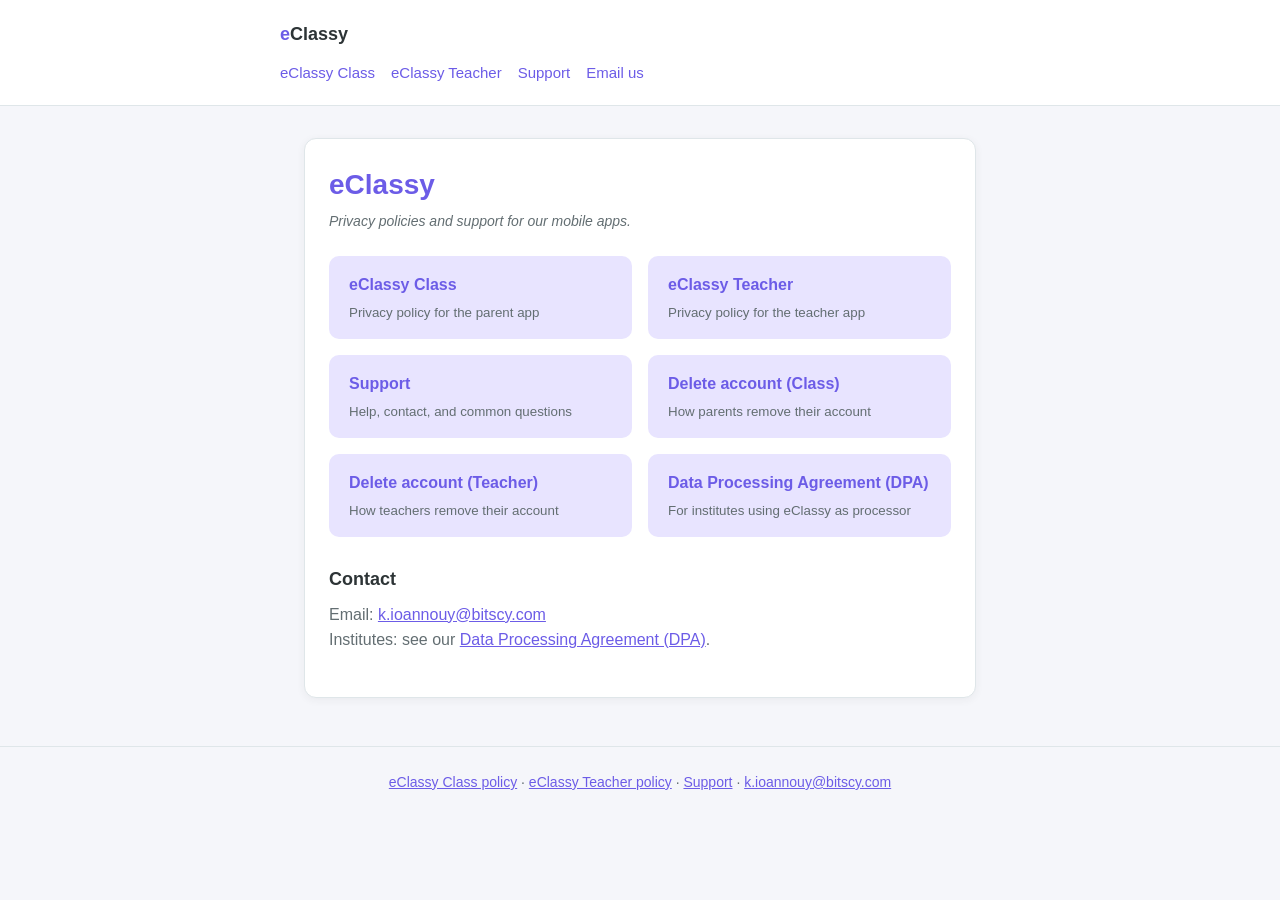
<file: index.html>
<!DOCTYPE html>
<html lang="en">
<head>
  <meta charset="utf-8">
  <meta name="viewport" content="width=device-width, initial-scale=1">
  <title>eClassy – Privacy &amp; Support</title>
  <meta name="description" content="Privacy policies and support for eClassy Class and eClassy Teacher mobile apps.">
  <link rel="stylesheet" href="styles.css">
</head>
<body>
  <header>
    <div class="wrap">
      <a class="brand" href="index.html">e<span>Classy</span></a>
      <nav>
        <a href="class.html">eClassy Class</a>
        <a href="teacher.html">eClassy Teacher</a>
        <a href="support.html">Support</a>
        <a href="mailto:k.ioannouy@bitscy.com?subject=eClassy%20%E2%80%93%20Support">Email us</a>
      </nav>
    </div>
  </header>

  <main class="wrap">
    <article class="card">
      <h1>eClassy</h1>
      <p class="updated">Privacy policies and support for our mobile apps.</p>

      <div class="hero-links">
        <a href="class.html">
          eClassy Class
          <small>Privacy policy for the parent app</small>
        </a>
        <a href="teacher.html">
          eClassy Teacher
          <small>Privacy policy for the teacher app</small>
        </a>
        <a href="support.html">
          Support
          <small>Help, contact, and common questions</small>
        </a>
        <a href="class-delete.html">
          Delete account (Class)
          <small>How parents remove their account</small>
        </a>
        <a href="teacher-delete.html">
          Delete account (Teacher)
          <small>How teachers remove their account</small>
        </a>
        <a href="dpa.html">
          Data Processing Agreement (DPA)
          <small>For institutes using eClassy as processor</small>
        </a>
      </div>

      <h2>Contact</h2>
      <p>
        Email: <a href="mailto:k.ioannouy@bitscy.com">k.ioannouy@bitscy.com</a><br>
        Institutes: see our <a href="dpa.html">Data Processing Agreement (DPA)</a>.
      </p>
    </article>
  </main>

  <footer>
    <div class="wrap">
      <a href="class.html">eClassy Class policy</a> ·
      <a href="teacher.html">eClassy Teacher policy</a> ·
      <a href="support.html">Support</a> ·
      <a href="mailto:k.ioannouy@bitscy.com">k.ioannouy@bitscy.com</a>
    </div>
  </footer>
</body>
</html>
</file>
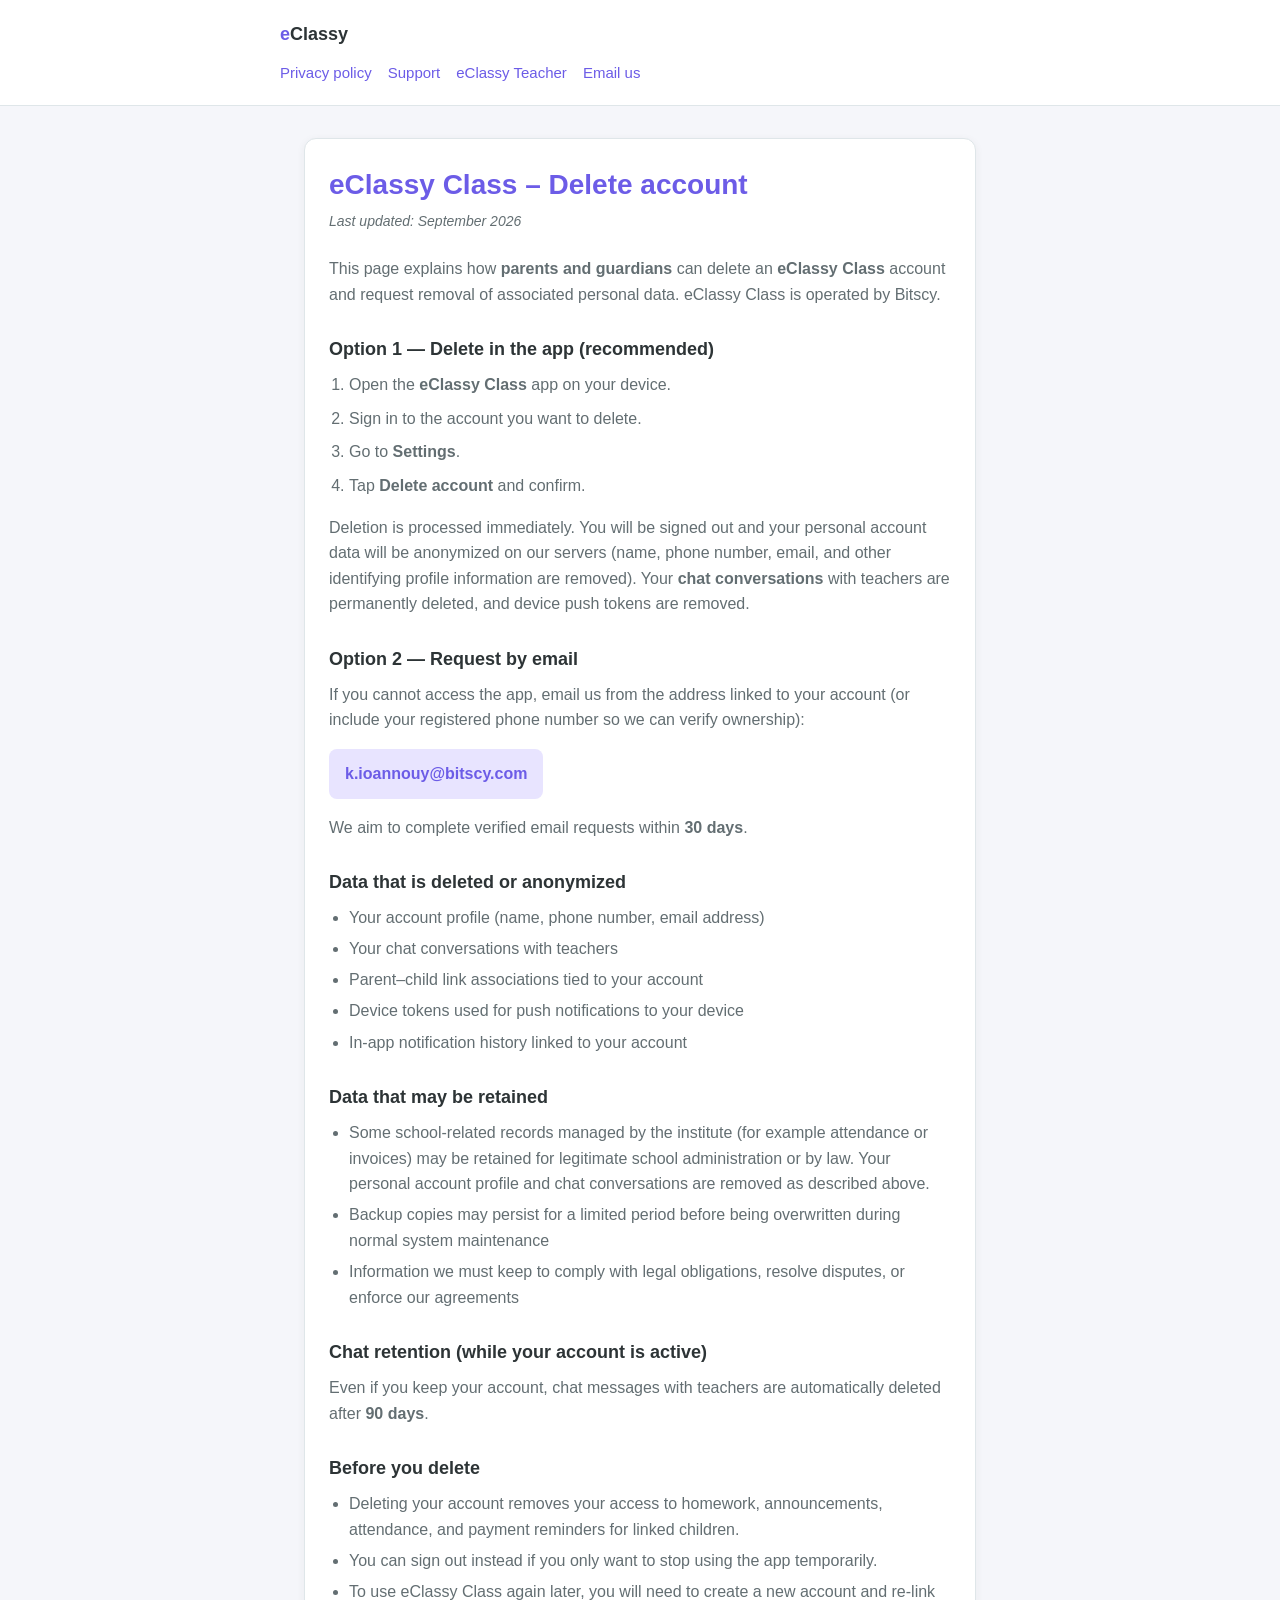
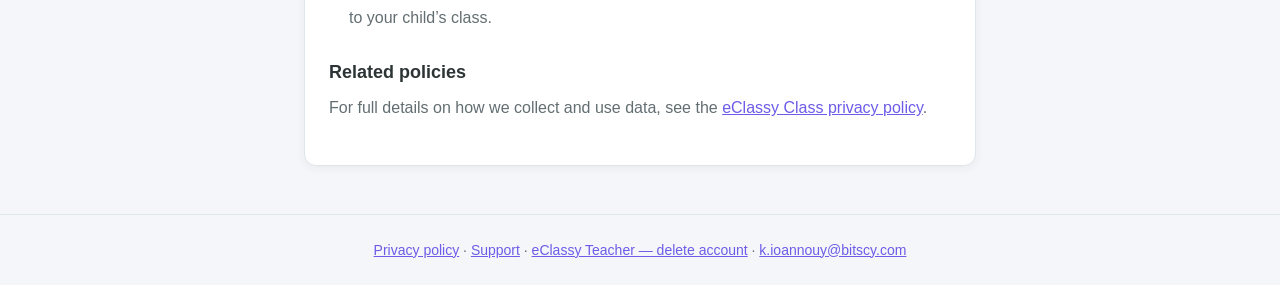
<file: class-delete.html>
<!DOCTYPE html>
<html lang="en">
<head>
  <meta charset="utf-8">
  <meta name="viewport" content="width=device-width, initial-scale=1">
  <title>eClassy Class – Delete account</title>
  <meta name="description" content="How to delete your eClassy Class account and associated personal data.">
  <link rel="stylesheet" href="styles.css">
</head>
<body>
  <header>
    <div class="wrap">
      <a class="brand" href="index.html">e<span>Classy</span></a>
      <nav>
        <a href="class.html">Privacy policy</a>
        <a href="support.html">Support</a>
        <a href="teacher-delete.html">eClassy Teacher</a>
        <a href="mailto:k.ioannouy@bitscy.com?subject=eClassy%20Class%20%E2%80%93%20Delete%20account">Email us</a>
      </nav>
    </div>
  </header>

  <main class="wrap">
    <article class="card">
      <h1>eClassy Class – Delete account</h1>
      <p class="updated">Last updated: September 2026</p>
      <p>
        This page explains how <strong>parents and guardians</strong> can delete an
        <strong>eClassy Class</strong> account and request removal of associated personal data.
        eClassy Class is operated by Bitscy.
      </p>

      <h2>Option 1 — Delete in the app (recommended)</h2>
      <ol>
        <li>Open the <strong>eClassy Class</strong> app on your device.</li>
        <li>Sign in to the account you want to delete.</li>
        <li>Go to <strong>Settings</strong>.</li>
        <li>Tap <strong>Delete account</strong> and confirm.</li>
      </ol>
      <p>
        Deletion is processed immediately. You will be signed out and your personal account
        data will be anonymized on our servers (name, phone number, email, and other
        identifying profile information are removed). Your <strong>chat conversations</strong>
        with teachers are permanently deleted, and device push tokens are removed.
      </p>

      <h2>Option 2 — Request by email</h2>
      <p>
        If you cannot access the app, email us from the address linked to your account
        (or include your registered phone number so we can verify ownership):
      </p>
      <p>
        <a class="cta-link" href="mailto:k.ioannouy@bitscy.com?subject=eClassy%20Class%20%E2%80%93%20Delete%20account&amp;body=Please%20delete%20my%20eClassy%20Class%20account.%0A%0ARegistered%20phone%20number%3A%20%0A%0AReason%20(optional)%3A%20">
          k.ioannouy@bitscy.com
        </a>
      </p>
      <p>
        We aim to complete verified email requests within <strong>30 days</strong>.
      </p>

      <h2>Data that is deleted or anonymized</h2>
      <ul>
        <li>Your account profile (name, phone number, email address)</li>
        <li>Your chat conversations with teachers</li>
        <li>Parent–child link associations tied to your account</li>
        <li>Device tokens used for push notifications to your device</li>
        <li>In-app notification history linked to your account</li>
      </ul>

      <h2>Data that may be retained</h2>
      <ul>
        <li>
          Some school-related records managed by the institute (for example attendance or
          invoices) may be retained for legitimate school administration or by law. Your
          personal account profile and chat conversations are removed as described above.
        </li>
        <li>
          Backup copies may persist for a limited period before being overwritten during
          normal system maintenance
        </li>
        <li>
          Information we must keep to comply with legal obligations, resolve disputes, or
          enforce our agreements
        </li>
      </ul>

      <h2>Chat retention (while your account is active)</h2>
      <p>
        Even if you keep your account, chat messages with teachers are automatically deleted
        after <strong>90 days</strong>.
      </p>

      <h2>Before you delete</h2>
      <ul>
        <li>Deleting your account removes your access to homework, announcements, attendance, and payment reminders for linked children.</li>
        <li>You can sign out instead if you only want to stop using the app temporarily.</li>
        <li>To use eClassy Class again later, you will need to create a new account and re-link to your child’s class.</li>
      </ul>

      <h2>Related policies</h2>
      <p>
        For full details on how we collect and use data, see the
        <a href="class.html">eClassy Class privacy policy</a>.
      </p>
    </article>
  </main>

  <footer>
    <div class="wrap">
      <a href="class.html">Privacy policy</a> ·
      <a href="support.html">Support</a> ·
      <a href="teacher-delete.html">eClassy Teacher — delete account</a> ·
      <a href="mailto:k.ioannouy@bitscy.com">k.ioannouy@bitscy.com</a>
    </div>
  </footer>
</body>
</html>
</file>
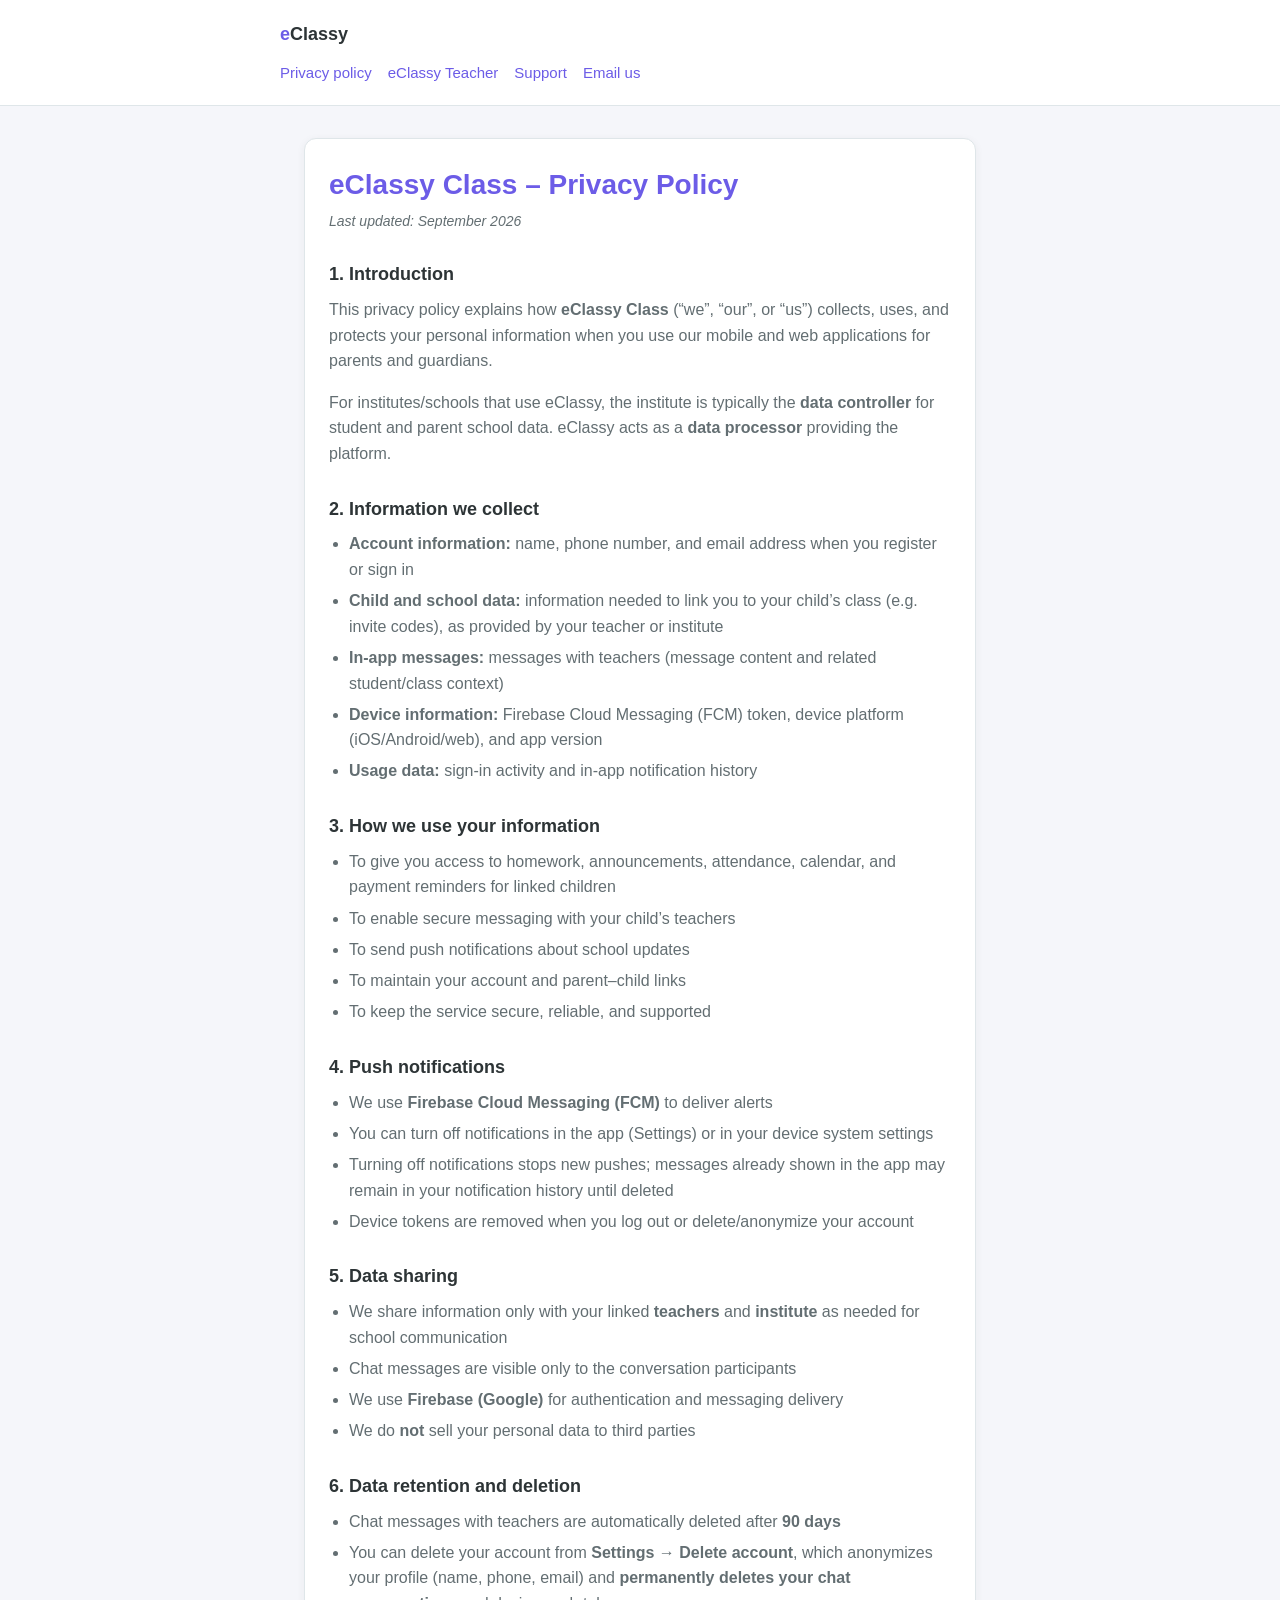
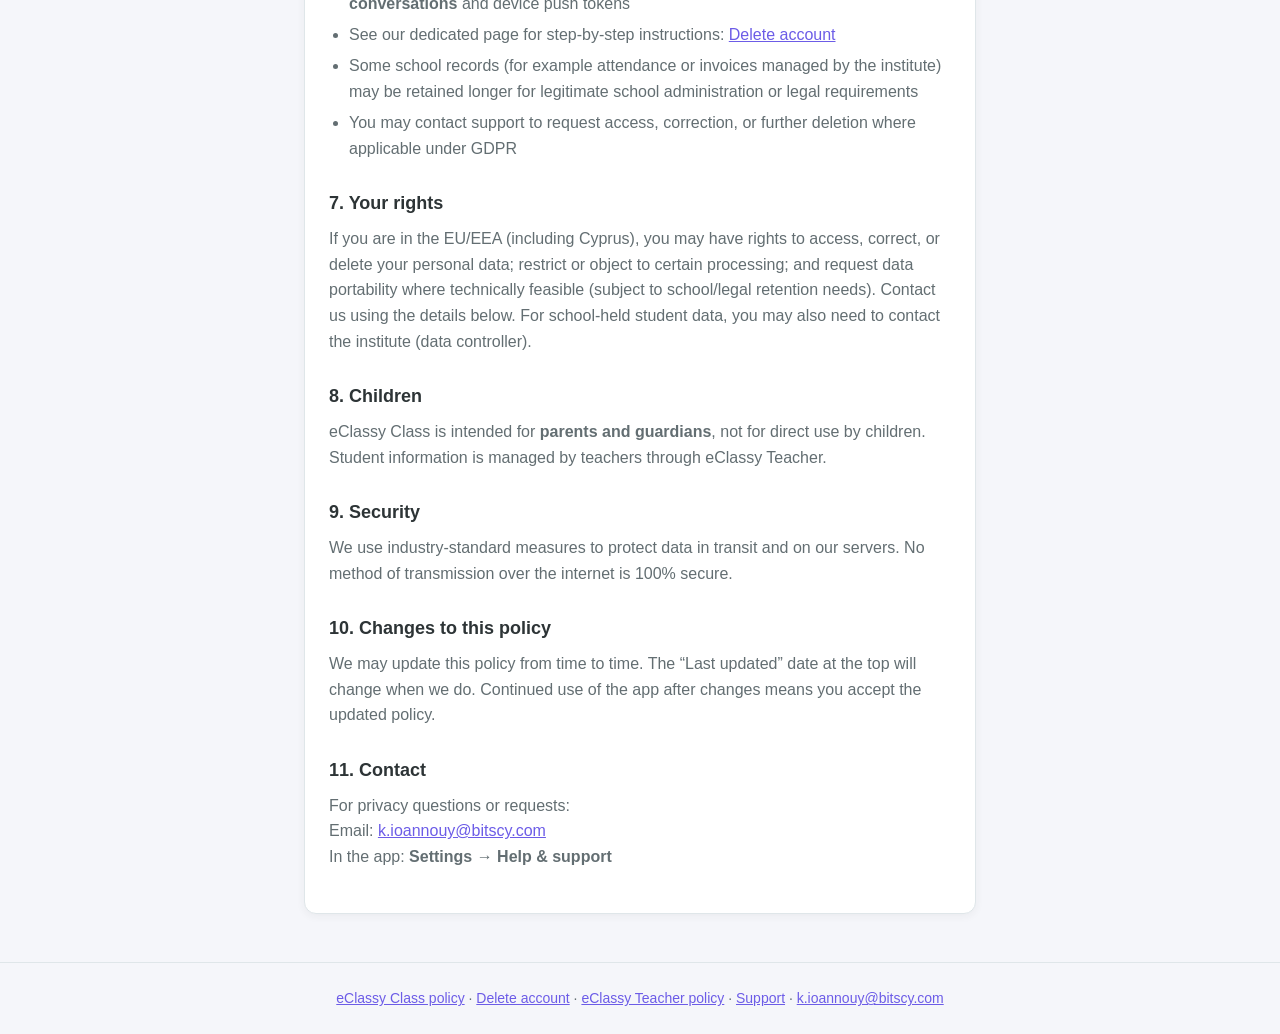
<file: class.html>
<!DOCTYPE html>
<html lang="en">
<head>
  <meta charset="utf-8">
  <meta name="viewport" content="width=device-width, initial-scale=1">
  <title>eClassy Class – Privacy Policy</title>
  <meta name="description" content="Privacy policy for the eClassy Class parent mobile application.">
  <link rel="stylesheet" href="styles.css">
</head>
<body>
  <header>
    <div class="wrap">
      <a class="brand" href="index.html">e<span>Classy</span></a>
      <nav>
        <a href="class.html">Privacy policy</a>
        <a href="teacher.html">eClassy Teacher</a>
        <a href="support.html">Support</a>
        <a href="mailto:k.ioannouy@bitscy.com?subject=eClassy%20Class%20%E2%80%93%20Privacy">Email us</a>
      </nav>
    </div>
  </header>

  <main class="wrap">
    <article class="card">
      <h1>eClassy Class – Privacy Policy</h1>
      <p class="updated">Last updated: September 2026</p>

      <h2>1. Introduction</h2>
      <p>
        This privacy policy explains how <strong>eClassy Class</strong> (“we”, “our”, or “us”)
        collects, uses, and protects your personal information when you use our mobile and web
        applications for parents and guardians.
      </p>
      <p>
        For institutes/schools that use eClassy, the institute is typically the
        <strong>data controller</strong> for student and parent school data. eClassy acts as a
        <strong>data processor</strong> providing the platform.
      </p>

      <h2>2. Information we collect</h2>
      <ul>
        <li><strong>Account information:</strong> name, phone number, and email address when you register or sign in</li>
        <li><strong>Child and school data:</strong> information needed to link you to your child’s class (e.g. invite codes), as provided by your teacher or institute</li>
        <li><strong>In-app messages:</strong> messages with teachers (message content and related student/class context)</li>
        <li><strong>Device information:</strong> Firebase Cloud Messaging (FCM) token, device platform (iOS/Android/web), and app version</li>
        <li><strong>Usage data:</strong> sign-in activity and in-app notification history</li>
      </ul>

      <h2>3. How we use your information</h2>
      <ul>
        <li>To give you access to homework, announcements, attendance, calendar, and payment reminders for linked children</li>
        <li>To enable secure messaging with your child’s teachers</li>
        <li>To send push notifications about school updates</li>
        <li>To maintain your account and parent–child links</li>
        <li>To keep the service secure, reliable, and supported</li>
      </ul>

      <h2>4. Push notifications</h2>
      <ul>
        <li>We use <strong>Firebase Cloud Messaging (FCM)</strong> to deliver alerts</li>
        <li>You can turn off notifications in the app (Settings) or in your device system settings</li>
        <li>Turning off notifications stops new pushes; messages already shown in the app may remain in your notification history until deleted</li>
        <li>Device tokens are removed when you log out or delete/anonymize your account</li>
      </ul>

      <h2>5. Data sharing</h2>
      <ul>
        <li>We share information only with your linked <strong>teachers</strong> and <strong>institute</strong> as needed for school communication</li>
        <li>Chat messages are visible only to the conversation participants</li>
        <li>We use <strong>Firebase (Google)</strong> for authentication and messaging delivery</li>
        <li>We do <strong>not</strong> sell your personal data to third parties</li>
      </ul>

      <h2>6. Data retention and deletion</h2>
      <ul>
        <li>Chat messages with teachers are automatically deleted after <strong>90 days</strong></li>
        <li>You can delete your account from <strong>Settings → Delete account</strong>, which anonymizes your profile (name, phone, email) and <strong>permanently deletes your chat conversations</strong> and device push tokens</li>
        <li>See our dedicated page for step-by-step instructions: <a href="class-delete.html">Delete account</a></li>
        <li>Some school records (for example attendance or invoices managed by the institute) may be retained longer for legitimate school administration or legal requirements</li>
        <li>You may contact support to request access, correction, or further deletion where applicable under GDPR</li>
      </ul>

      <h2>7. Your rights</h2>
      <p>
        If you are in the EU/EEA (including Cyprus), you may have rights to access, correct, or
        delete your personal data; restrict or object to certain processing; and request data
        portability where technically feasible (subject to school/legal retention needs).
        Contact us using the details below. For school-held student data, you may also need to
        contact the institute (data controller).
      </p>

      <h2>8. Children</h2>
      <p>
        eClassy Class is intended for <strong>parents and guardians</strong>, not for direct use
        by children. Student information is managed by teachers through eClassy Teacher.
      </p>

      <h2>9. Security</h2>
      <p>
        We use industry-standard measures to protect data in transit and on our servers.
        No method of transmission over the internet is 100% secure.
      </p>

      <h2>10. Changes to this policy</h2>
      <p>
        We may update this policy from time to time. The “Last updated” date at the top
        will change when we do. Continued use of the app after changes means you accept
        the updated policy.
      </p>

      <h2>11. Contact</h2>
      <p>
        For privacy questions or requests:<br>
        Email: <a href="mailto:k.ioannouy@bitscy.com?subject=eClassy%20Class%20%E2%80%93%20Privacy">k.ioannouy@bitscy.com</a><br>
        In the app: <strong>Settings → Help &amp; support</strong>
      </p>
    </article>
  </main>

  <footer>
    <div class="wrap">
      <a href="class.html">eClassy Class policy</a> ·
      <a href="class-delete.html">Delete account</a> ·
      <a href="teacher.html">eClassy Teacher policy</a> ·
      <a href="support.html">Support</a> ·
      <a href="mailto:k.ioannouy@bitscy.com">k.ioannouy@bitscy.com</a>
    </div>
  </footer>
</body>
</html>
</file>
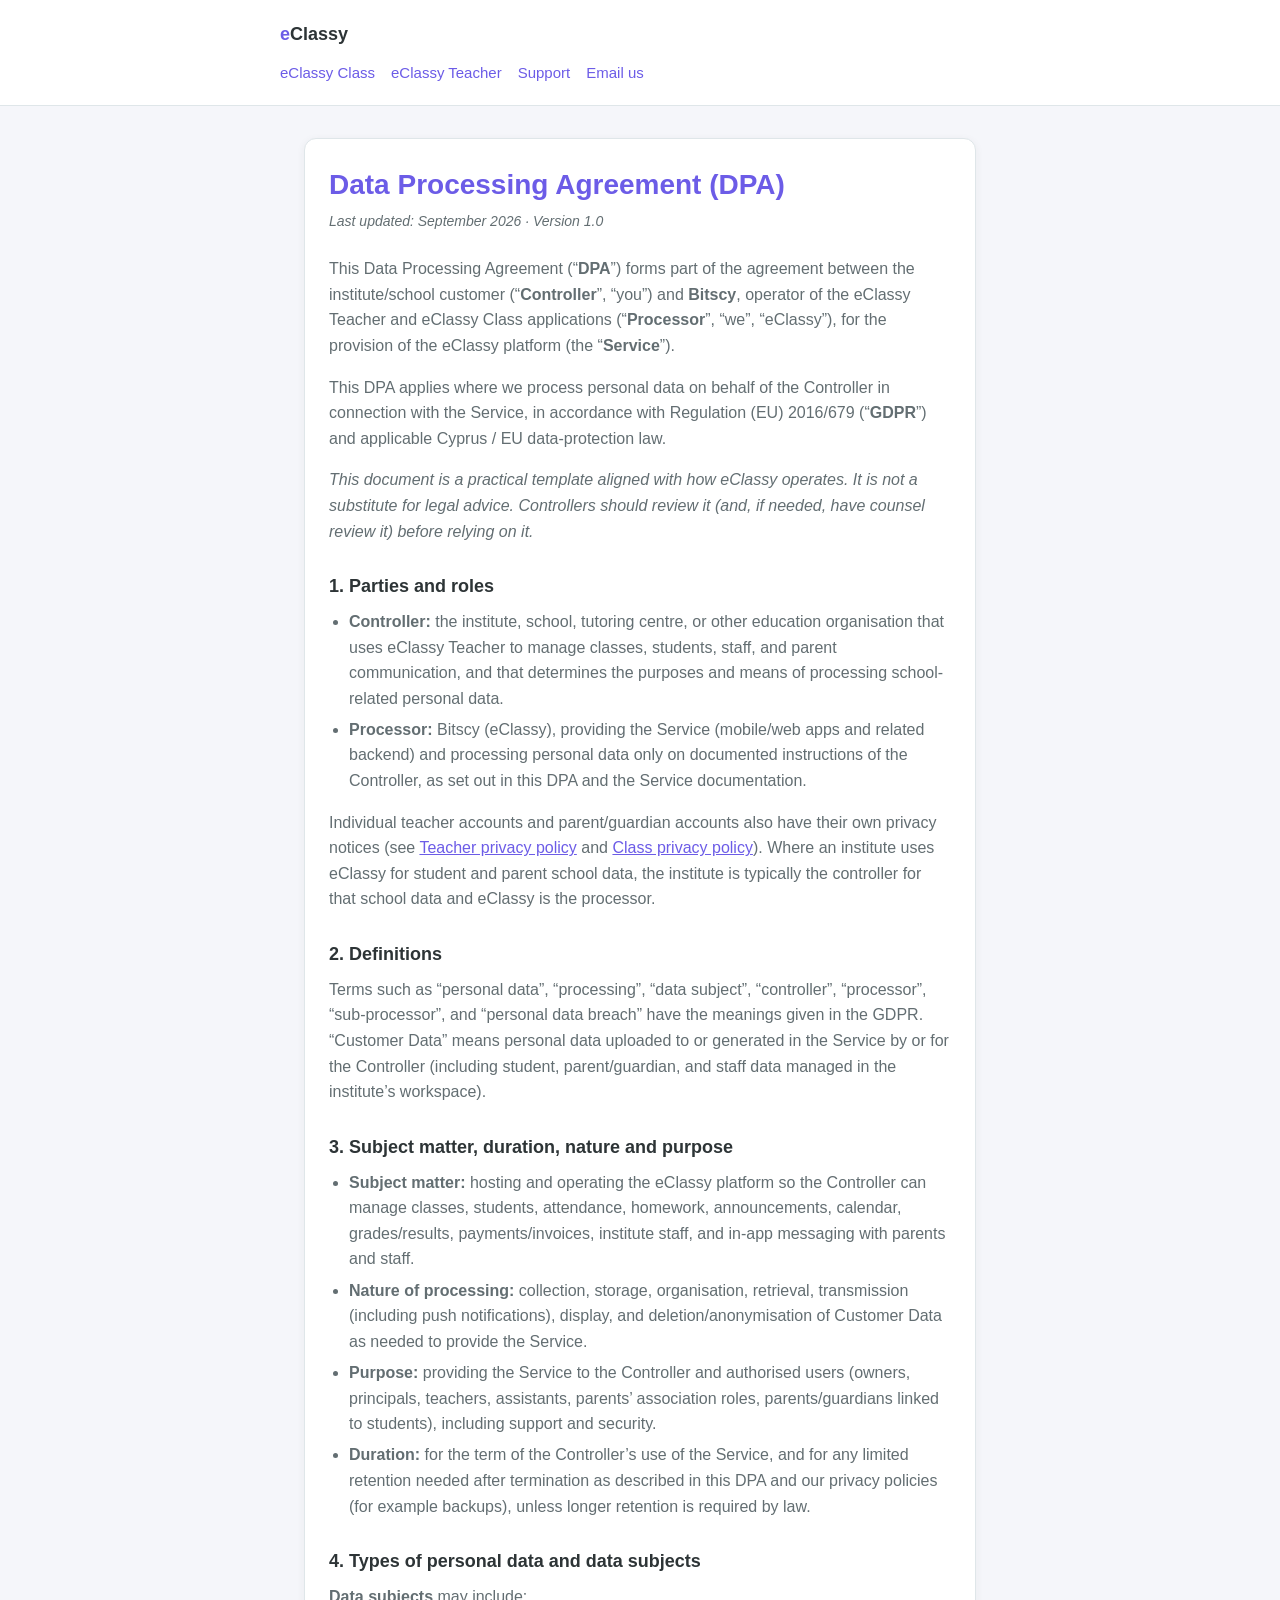
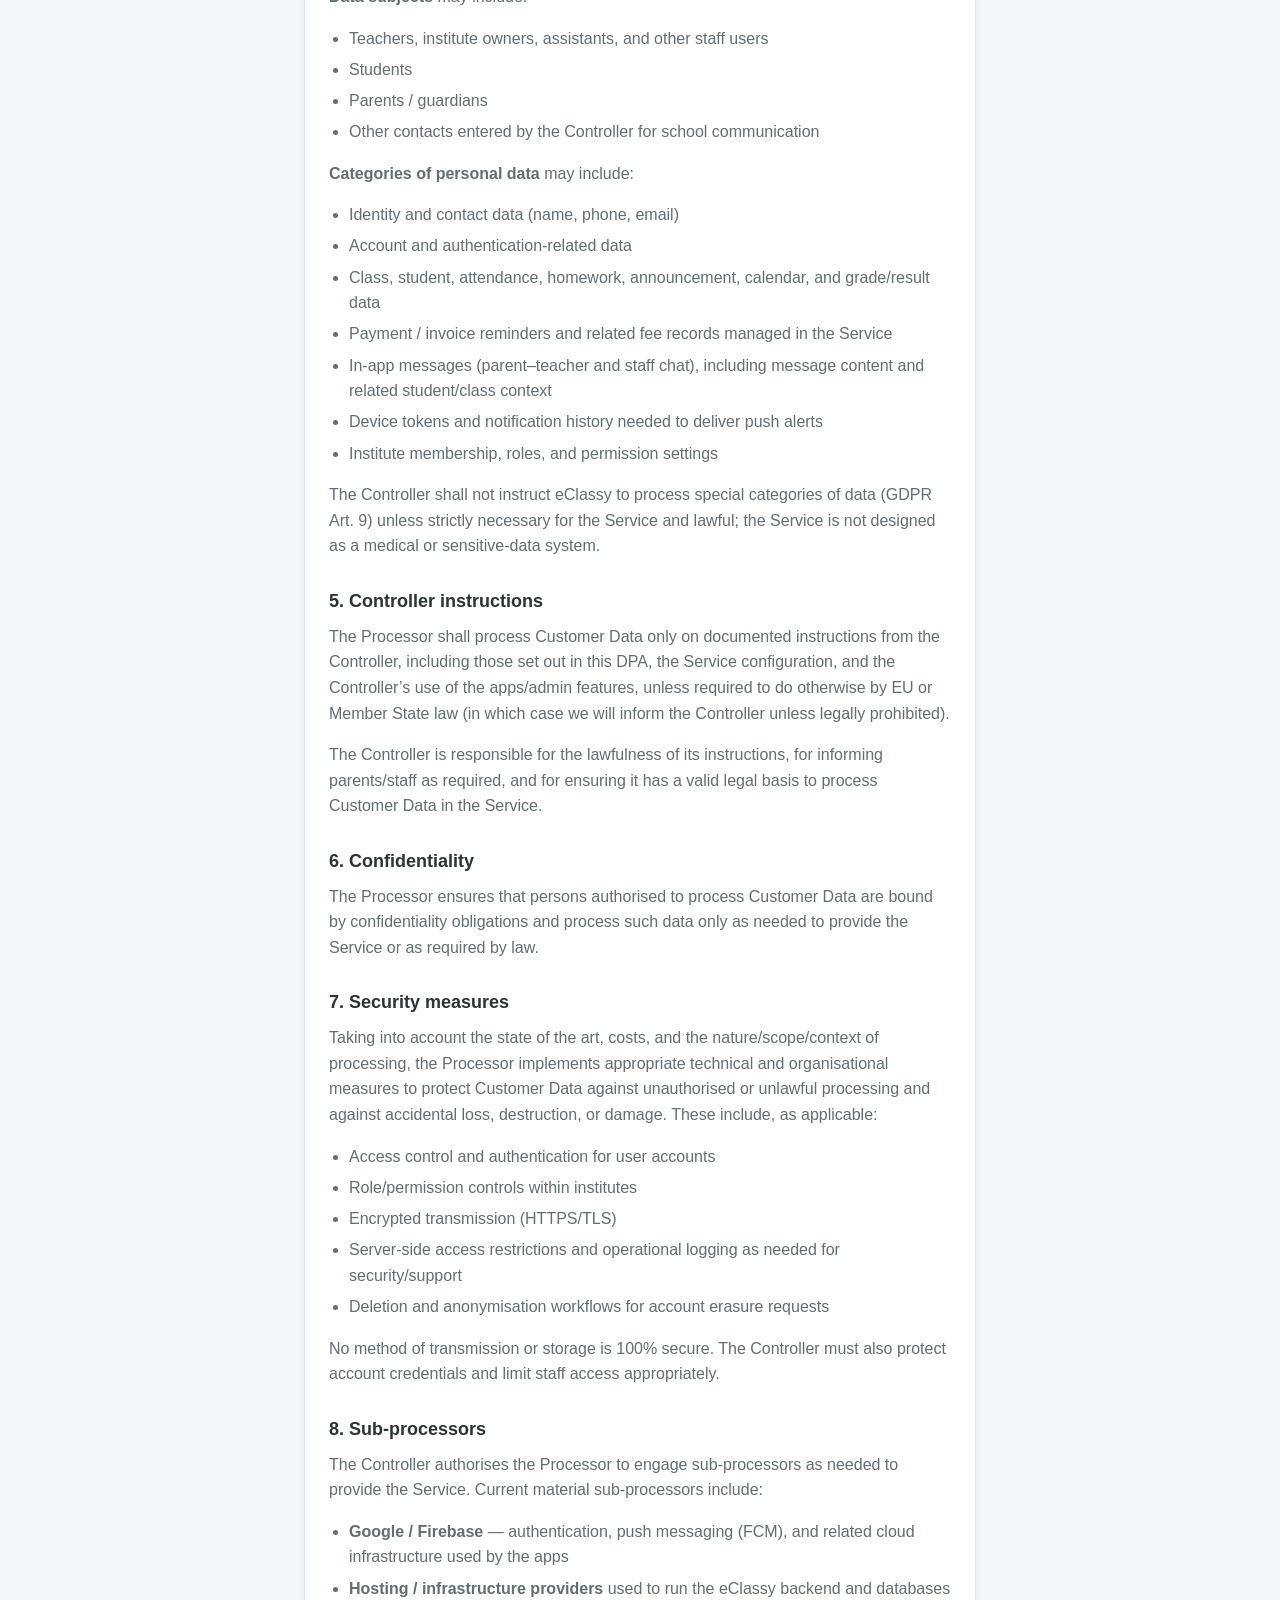
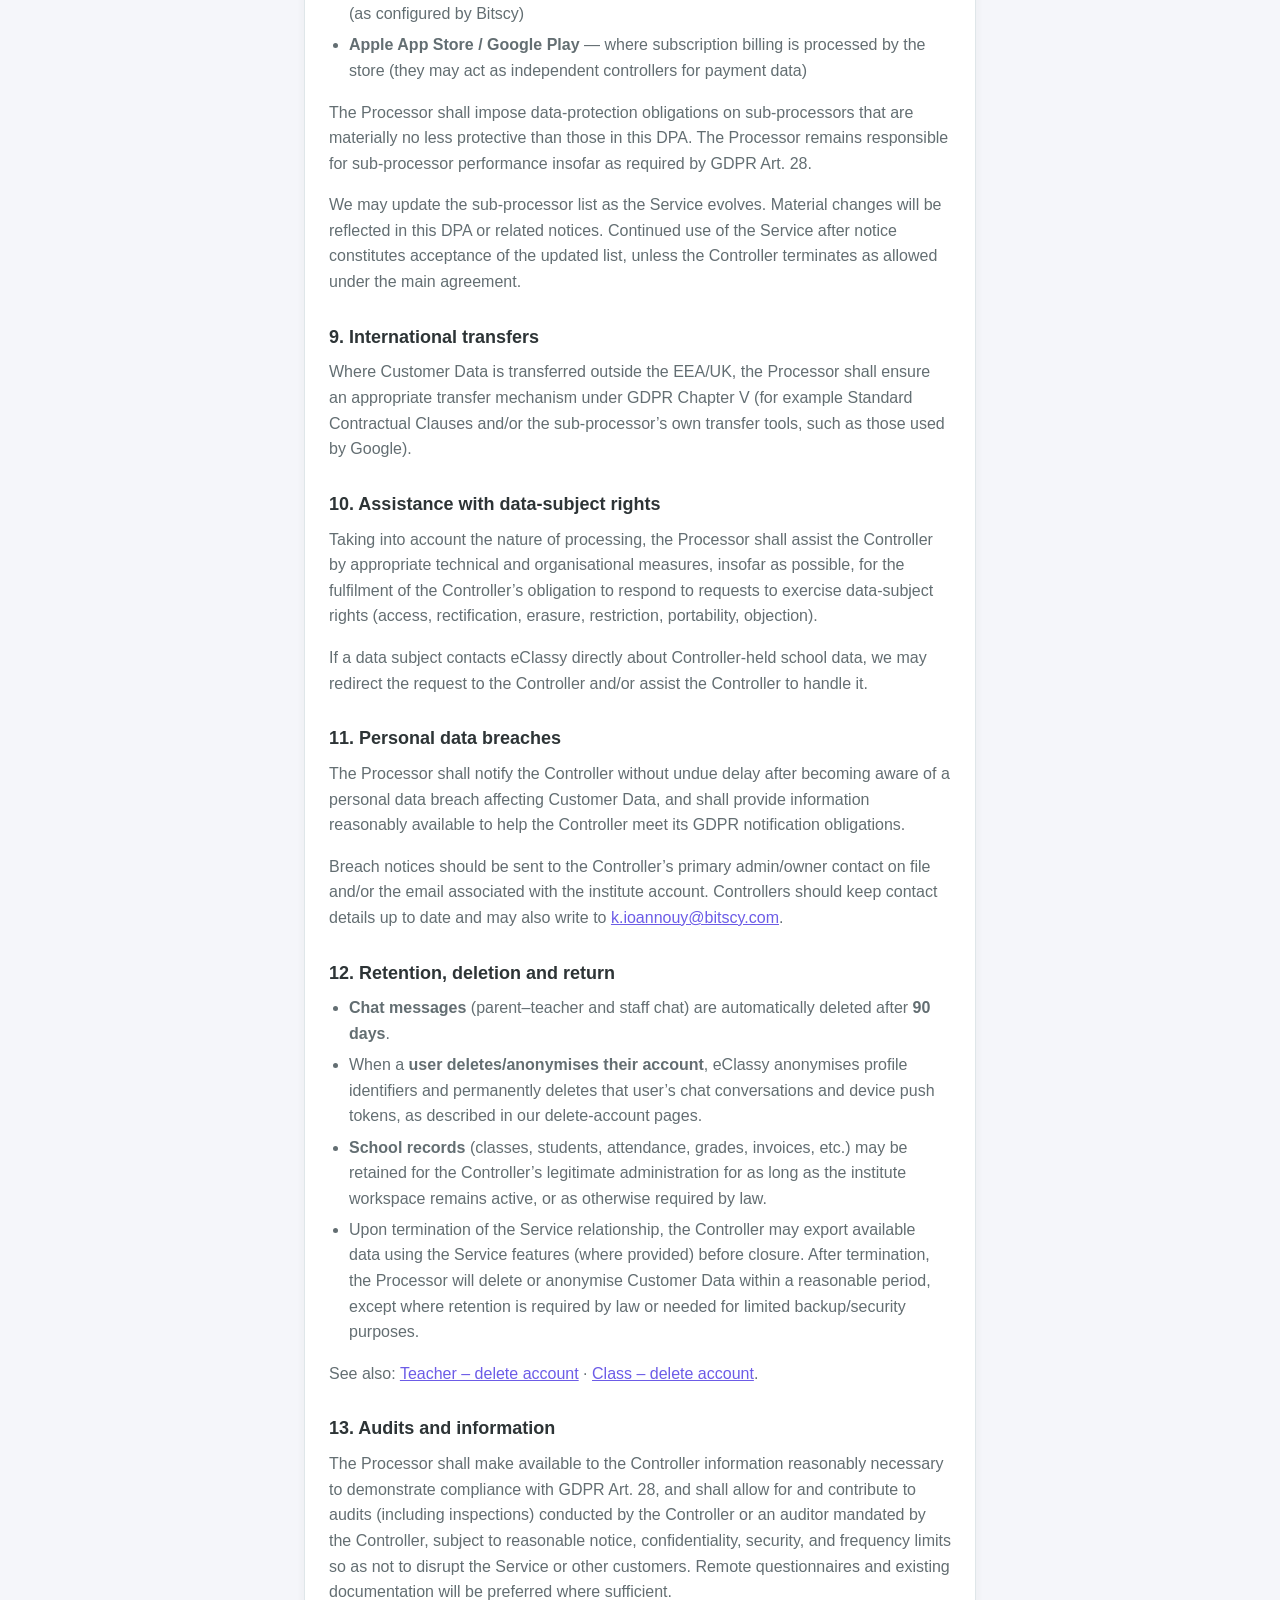
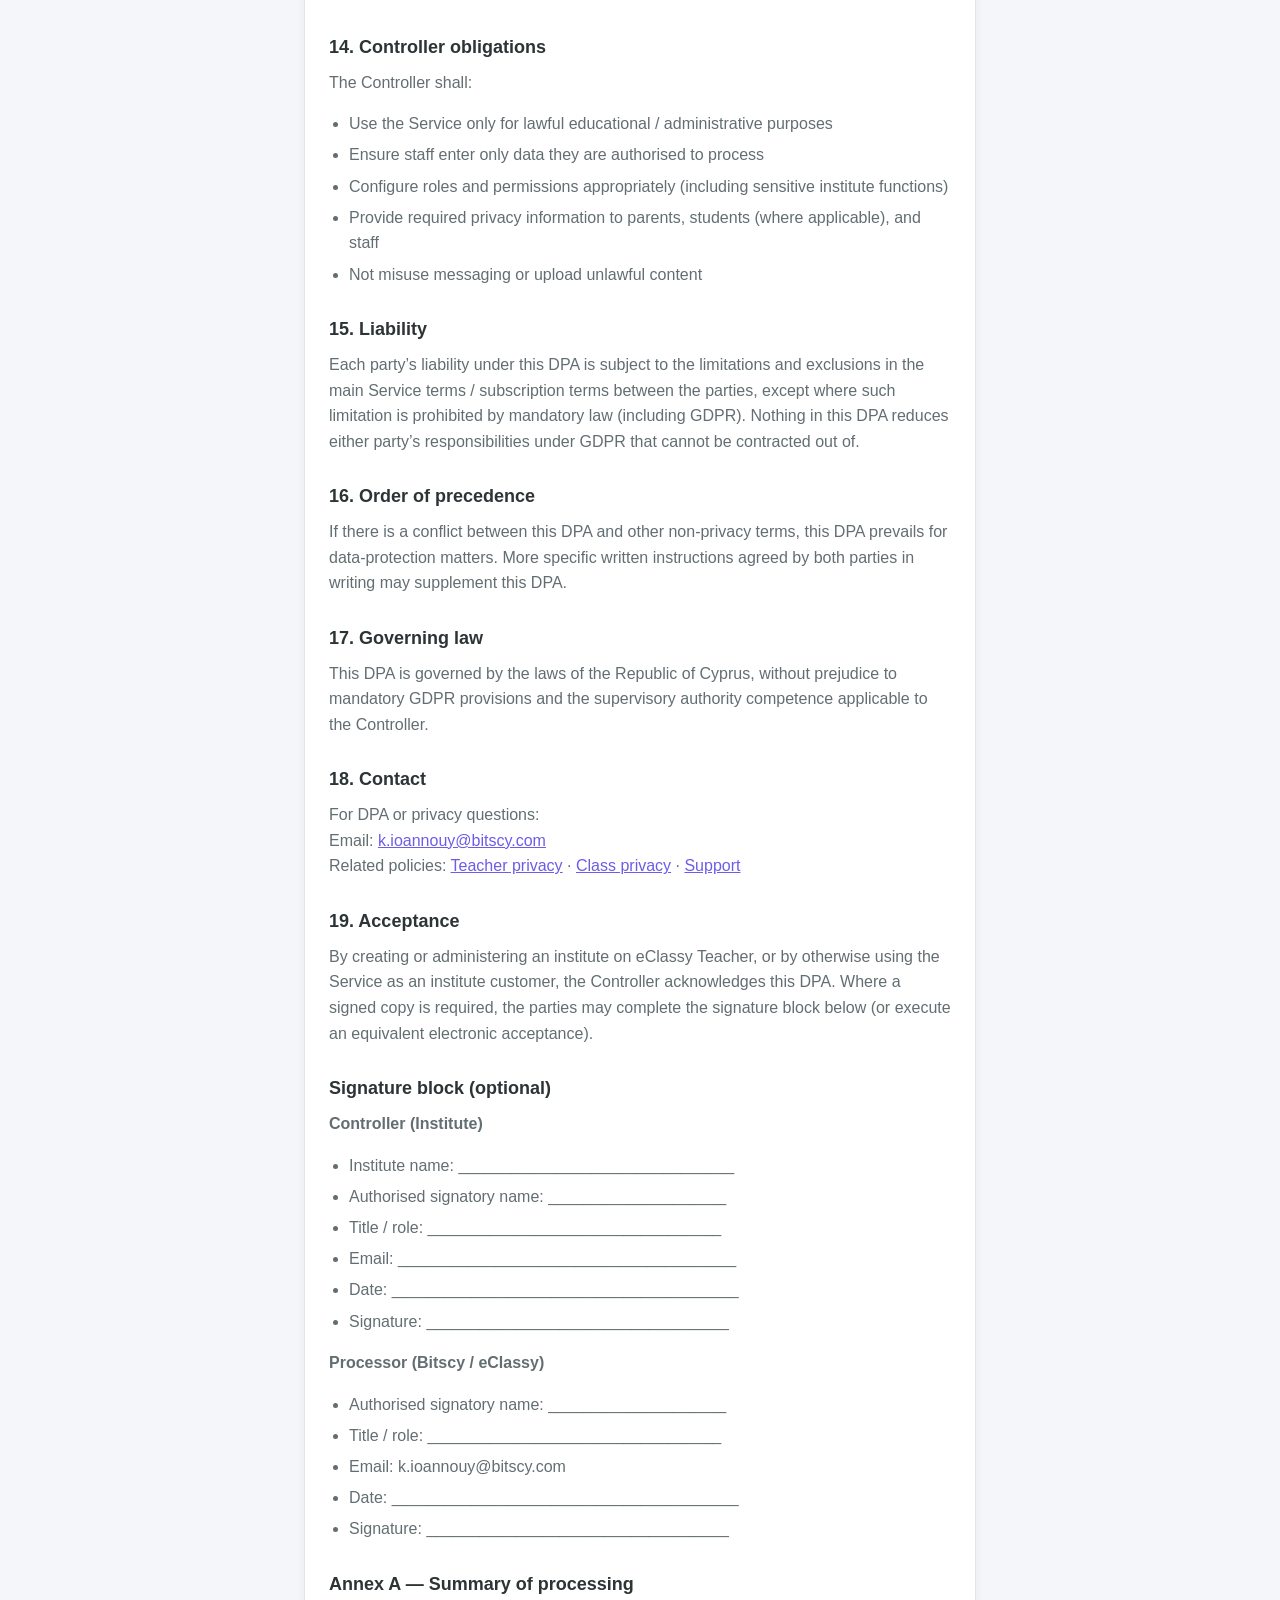
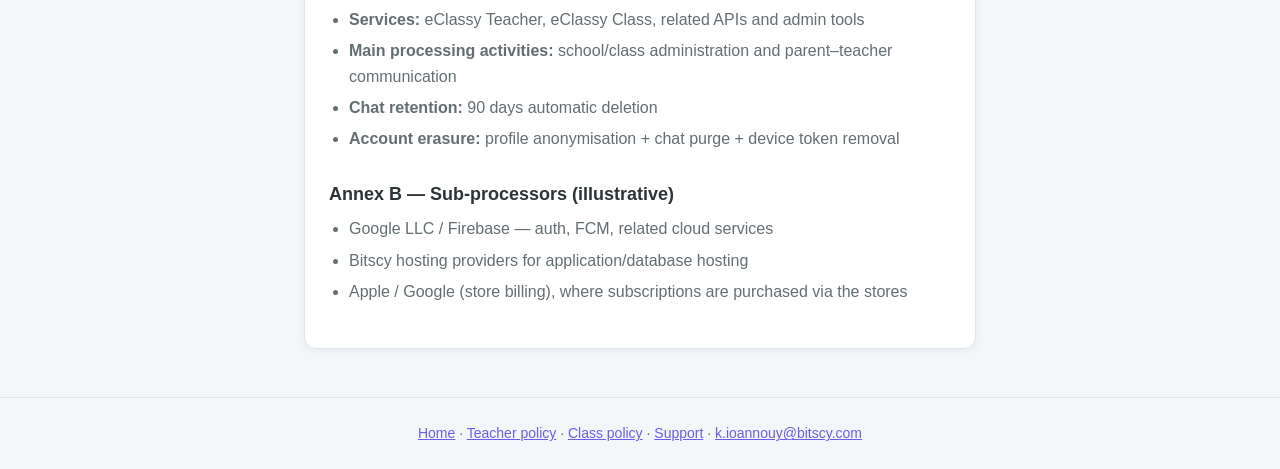
<file: dpa.html>
<!DOCTYPE html>
<html lang="en">
<head>
  <meta charset="utf-8">
  <meta name="viewport" content="width=device-width, initial-scale=1">
  <title>eClassy – Data Processing Agreement (DPA)</title>
  <meta name="description" content="Data Processing Agreement between Bitscy (eClassy) and institutes using eClassy Teacher / eClassy Class.">
  <link rel="stylesheet" href="styles.css">
</head>
<body>
  <header>
    <div class="wrap">
      <a class="brand" href="index.html">e<span>Classy</span></a>
      <nav>
        <a href="class.html">eClassy Class</a>
        <a href="teacher.html">eClassy Teacher</a>
        <a href="support.html">Support</a>
        <a href="mailto:k.ioannouy@bitscy.com?subject=eClassy%20%E2%80%93%20DPA">Email us</a>
      </nav>
    </div>
  </header>

  <main class="wrap">
    <article class="card">
      <h1>Data Processing Agreement (DPA)</h1>
      <p class="updated">Last updated: September 2026 · Version 1.0</p>

      <p>
        This Data Processing Agreement (“<strong>DPA</strong>”) forms part of the agreement
        between the institute/school customer (“<strong>Controller</strong>”, “you”) and
        <strong>Bitscy</strong>, operator of the eClassy Teacher and eClassy Class applications
        (“<strong>Processor</strong>”, “we”, “eClassy”), for the provision of the eClassy platform
        (the “<strong>Service</strong>”).
      </p>
      <p>
        This DPA applies where we process personal data on behalf of the Controller in connection
        with the Service, in accordance with Regulation (EU) 2016/679 (“<strong>GDPR</strong>”)
        and applicable Cyprus / EU data-protection law.
      </p>
      <p>
        <em>
          This document is a practical template aligned with how eClassy operates. It is not a
          substitute for legal advice. Controllers should review it (and, if needed, have counsel
          review it) before relying on it.
        </em>
      </p>

      <h2>1. Parties and roles</h2>
      <ul>
        <li>
          <strong>Controller:</strong> the institute, school, tutoring centre, or other education
          organisation that uses eClassy Teacher to manage classes, students, staff, and parent
          communication, and that determines the purposes and means of processing school-related
          personal data.
        </li>
        <li>
          <strong>Processor:</strong> Bitscy (eClassy), providing the Service (mobile/web apps and
          related backend) and processing personal data only on documented instructions of the
          Controller, as set out in this DPA and the Service documentation.
        </li>
      </ul>
      <p>
        Individual teacher accounts and parent/guardian accounts also have their own privacy
        notices (see
        <a href="teacher.html">Teacher privacy policy</a> and
        <a href="class.html">Class privacy policy</a>).
        Where an institute uses eClassy for student and parent school data, the institute is
        typically the controller for that school data and eClassy is the processor.
      </p>

      <h2>2. Definitions</h2>
      <p>
        Terms such as “personal data”, “processing”, “data subject”, “controller”, “processor”,
        “sub-processor”, and “personal data breach” have the meanings given in the GDPR.
        “Customer Data” means personal data uploaded to or generated in the Service by or for the
        Controller (including student, parent/guardian, and staff data managed in the institute’s
        workspace).
      </p>

      <h2>3. Subject matter, duration, nature and purpose</h2>
      <ul>
        <li>
          <strong>Subject matter:</strong> hosting and operating the eClassy platform so the
          Controller can manage classes, students, attendance, homework, announcements, calendar,
          grades/results, payments/invoices, institute staff, and in-app messaging with parents
          and staff.
        </li>
        <li>
          <strong>Nature of processing:</strong> collection, storage, organisation, retrieval,
          transmission (including push notifications), display, and deletion/anonymisation of
          Customer Data as needed to provide the Service.
        </li>
        <li>
          <strong>Purpose:</strong> providing the Service to the Controller and authorised users
          (owners, principals, teachers, assistants, parents’ association roles, parents/guardians
          linked to students), including support and security.
        </li>
        <li>
          <strong>Duration:</strong> for the term of the Controller’s use of the Service, and for
          any limited retention needed after termination as described in this DPA and our privacy
          policies (for example backups), unless longer retention is required by law.
        </li>
      </ul>

      <h2>4. Types of personal data and data subjects</h2>
      <p><strong>Data subjects</strong> may include:</p>
      <ul>
        <li>Teachers, institute owners, assistants, and other staff users</li>
        <li>Students</li>
        <li>Parents / guardians</li>
        <li>Other contacts entered by the Controller for school communication</li>
      </ul>
      <p><strong>Categories of personal data</strong> may include:</p>
      <ul>
        <li>Identity and contact data (name, phone, email)</li>
        <li>Account and authentication-related data</li>
        <li>Class, student, attendance, homework, announcement, calendar, and grade/result data</li>
        <li>Payment / invoice reminders and related fee records managed in the Service</li>
        <li>In-app messages (parent–teacher and staff chat), including message content and related student/class context</li>
        <li>Device tokens and notification history needed to deliver push alerts</li>
        <li>Institute membership, roles, and permission settings</li>
      </ul>
      <p>
        The Controller shall not instruct eClassy to process special categories of data
        (GDPR Art. 9) unless strictly necessary for the Service and lawful; the Service is not
        designed as a medical or sensitive-data system.
      </p>

      <h2>5. Controller instructions</h2>
      <p>
        The Processor shall process Customer Data only on documented instructions from the
        Controller, including those set out in this DPA, the Service configuration, and the
        Controller’s use of the apps/admin features, unless required to do otherwise by EU or
        Member State law (in which case we will inform the Controller unless legally prohibited).
      </p>
      <p>
        The Controller is responsible for the lawfulness of its instructions, for informing
        parents/staff as required, and for ensuring it has a valid legal basis to process
        Customer Data in the Service.
      </p>

      <h2>6. Confidentiality</h2>
      <p>
        The Processor ensures that persons authorised to process Customer Data are bound by
        confidentiality obligations and process such data only as needed to provide the Service
        or as required by law.
      </p>

      <h2>7. Security measures</h2>
      <p>
        Taking into account the state of the art, costs, and the nature/scope/context of
        processing, the Processor implements appropriate technical and organisational measures
        to protect Customer Data against unauthorised or unlawful processing and against
        accidental loss, destruction, or damage. These include, as applicable:
      </p>
      <ul>
        <li>Access control and authentication for user accounts</li>
        <li>Role/permission controls within institutes</li>
        <li>Encrypted transmission (HTTPS/TLS)</li>
        <li>Server-side access restrictions and operational logging as needed for security/support</li>
        <li>Deletion and anonymisation workflows for account erasure requests</li>
      </ul>
      <p>
        No method of transmission or storage is 100% secure. The Controller must also protect
        account credentials and limit staff access appropriately.
      </p>

      <h2>8. Sub-processors</h2>
      <p>
        The Controller authorises the Processor to engage sub-processors as needed to provide
        the Service. Current material sub-processors include:
      </p>
      <ul>
        <li>
          <strong>Google / Firebase</strong> — authentication, push messaging (FCM), and related
          cloud infrastructure used by the apps
        </li>
        <li>
          <strong>Hosting / infrastructure providers</strong> used to run the eClassy backend and
          databases (as configured by Bitscy)
        </li>
        <li>
          <strong>Apple App Store / Google Play</strong> — where subscription billing is processed
          by the store (they may act as independent controllers for payment data)
        </li>
      </ul>
      <p>
        The Processor shall impose data-protection obligations on sub-processors that are
        materially no less protective than those in this DPA. The Processor remains responsible
        for sub-processor performance insofar as required by GDPR Art. 28.
      </p>
      <p>
        We may update the sub-processor list as the Service evolves. Material changes will be
        reflected in this DPA or related notices. Continued use of the Service after notice
        constitutes acceptance of the updated list, unless the Controller terminates as allowed
        under the main agreement.
      </p>

      <h2>9. International transfers</h2>
      <p>
        Where Customer Data is transferred outside the EEA/UK, the Processor shall ensure an
        appropriate transfer mechanism under GDPR Chapter V (for example Standard Contractual
        Clauses and/or the sub-processor’s own transfer tools, such as those used by Google).
      </p>

      <h2>10. Assistance with data-subject rights</h2>
      <p>
        Taking into account the nature of processing, the Processor shall assist the Controller
        by appropriate technical and organisational measures, insofar as possible, for the
        fulfilment of the Controller’s obligation to respond to requests to exercise data-subject
        rights (access, rectification, erasure, restriction, portability, objection).
      </p>
      <p>
        If a data subject contacts eClassy directly about Controller-held school data, we may
        redirect the request to the Controller and/or assist the Controller to handle it.
      </p>

      <h2>11. Personal data breaches</h2>
      <p>
        The Processor shall notify the Controller without undue delay after becoming aware of a
        personal data breach affecting Customer Data, and shall provide information reasonably
        available to help the Controller meet its GDPR notification obligations.
      </p>
      <p>
        Breach notices should be sent to the Controller’s primary admin/owner contact on file
        and/or the email associated with the institute account. Controllers should keep contact
        details up to date and may also write to
        <a href="mailto:k.ioannouy@bitscy.com">k.ioannouy@bitscy.com</a>.
      </p>

      <h2>12. Retention, deletion and return</h2>
      <ul>
        <li>
          <strong>Chat messages</strong> (parent–teacher and staff chat) are automatically
          deleted after <strong>90 days</strong>.
        </li>
        <li>
          When a <strong>user deletes/anonymises their account</strong>, eClassy anonymises
          profile identifiers and permanently deletes that user’s chat conversations and device
          push tokens, as described in our delete-account pages.
        </li>
        <li>
          <strong>School records</strong> (classes, students, attendance, grades, invoices, etc.)
          may be retained for the Controller’s legitimate administration for as long as the
          institute workspace remains active, or as otherwise required by law.
        </li>
        <li>
          Upon termination of the Service relationship, the Controller may export available data
          using the Service features (where provided) before closure. After termination, the
          Processor will delete or anonymise Customer Data within a reasonable period, except
          where retention is required by law or needed for limited backup/security purposes.
        </li>
      </ul>
      <p>
        See also:
        <a href="teacher-delete.html">Teacher – delete account</a> ·
        <a href="class-delete.html">Class – delete account</a>.
      </p>

      <h2>13. Audits and information</h2>
      <p>
        The Processor shall make available to the Controller information reasonably necessary to
        demonstrate compliance with GDPR Art. 28, and shall allow for and contribute to audits
        (including inspections) conducted by the Controller or an auditor mandated by the
        Controller, subject to reasonable notice, confidentiality, security, and frequency
        limits so as not to disrupt the Service or other customers. Remote questionnaires and
        existing documentation will be preferred where sufficient.
      </p>

      <h2>14. Controller obligations</h2>
      <p>The Controller shall:</p>
      <ul>
        <li>Use the Service only for lawful educational / administrative purposes</li>
        <li>Ensure staff enter only data they are authorised to process</li>
        <li>Configure roles and permissions appropriately (including sensitive institute functions)</li>
        <li>Provide required privacy information to parents, students (where applicable), and staff</li>
        <li>Not misuse messaging or upload unlawful content</li>
      </ul>

      <h2>15. Liability</h2>
      <p>
        Each party’s liability under this DPA is subject to the limitations and exclusions in the
        main Service terms / subscription terms between the parties, except where such limitation
        is prohibited by mandatory law (including GDPR). Nothing in this DPA reduces either
        party’s responsibilities under GDPR that cannot be contracted out of.
      </p>

      <h2>16. Order of precedence</h2>
      <p>
        If there is a conflict between this DPA and other non-privacy terms, this DPA prevails
        for data-protection matters. More specific written instructions agreed by both parties
        in writing may supplement this DPA.
      </p>

      <h2>17. Governing law</h2>
      <p>
        This DPA is governed by the laws of the Republic of Cyprus, without prejudice to
        mandatory GDPR provisions and the supervisory authority competence applicable to the
        Controller.
      </p>

      <h2>18. Contact</h2>
      <p>
        For DPA or privacy questions:<br>
        Email:
        <a href="mailto:k.ioannouy@bitscy.com?subject=eClassy%20%E2%80%93%20DPA">k.ioannouy@bitscy.com</a><br>
        Related policies:
        <a href="teacher.html">Teacher privacy</a> ·
        <a href="class.html">Class privacy</a> ·
        <a href="support.html">Support</a>
      </p>

      <h2>19. Acceptance</h2>
      <p>
        By creating or administering an institute on eClassy Teacher, or by otherwise using the
        Service as an institute customer, the Controller acknowledges this DPA. Where a signed
        copy is required, the parties may complete the signature block below (or execute an
        equivalent electronic acceptance).
      </p>

      <h2>Signature block (optional)</h2>
      <p><strong>Controller (Institute)</strong></p>
      <ul>
        <li>Institute name: _______________________________</li>
        <li>Authorised signatory name: ____________________</li>
        <li>Title / role: _________________________________</li>
        <li>Email: ______________________________________</li>
        <li>Date: _______________________________________</li>
        <li>Signature: __________________________________</li>
      </ul>
      <p><strong>Processor (Bitscy / eClassy)</strong></p>
      <ul>
        <li>Authorised signatory name: ____________________</li>
        <li>Title / role: _________________________________</li>
        <li>Email: k.ioannouy@bitscy.com</li>
        <li>Date: _______________________________________</li>
        <li>Signature: __________________________________</li>
      </ul>

      <h2>Annex A — Summary of processing</h2>
      <ul>
        <li><strong>Services:</strong> eClassy Teacher, eClassy Class, related APIs and admin tools</li>
        <li><strong>Main processing activities:</strong> school/class administration and parent–teacher communication</li>
        <li><strong>Chat retention:</strong> 90 days automatic deletion</li>
        <li><strong>Account erasure:</strong> profile anonymisation + chat purge + device token removal</li>
      </ul>

      <h2>Annex B — Sub-processors (illustrative)</h2>
      <ul>
        <li>Google LLC / Firebase — auth, FCM, related cloud services</li>
        <li>Bitscy hosting providers for application/database hosting</li>
        <li>Apple / Google (store billing), where subscriptions are purchased via the stores</li>
      </ul>
    </article>
  </main>

  <footer>
    <div class="wrap">
      <a href="index.html">Home</a> ·
      <a href="teacher.html">Teacher policy</a> ·
      <a href="class.html">Class policy</a> ·
      <a href="support.html">Support</a> ·
      <a href="mailto:k.ioannouy@bitscy.com">k.ioannouy@bitscy.com</a>
    </div>
  </footer>
</body>
</html>
</file>
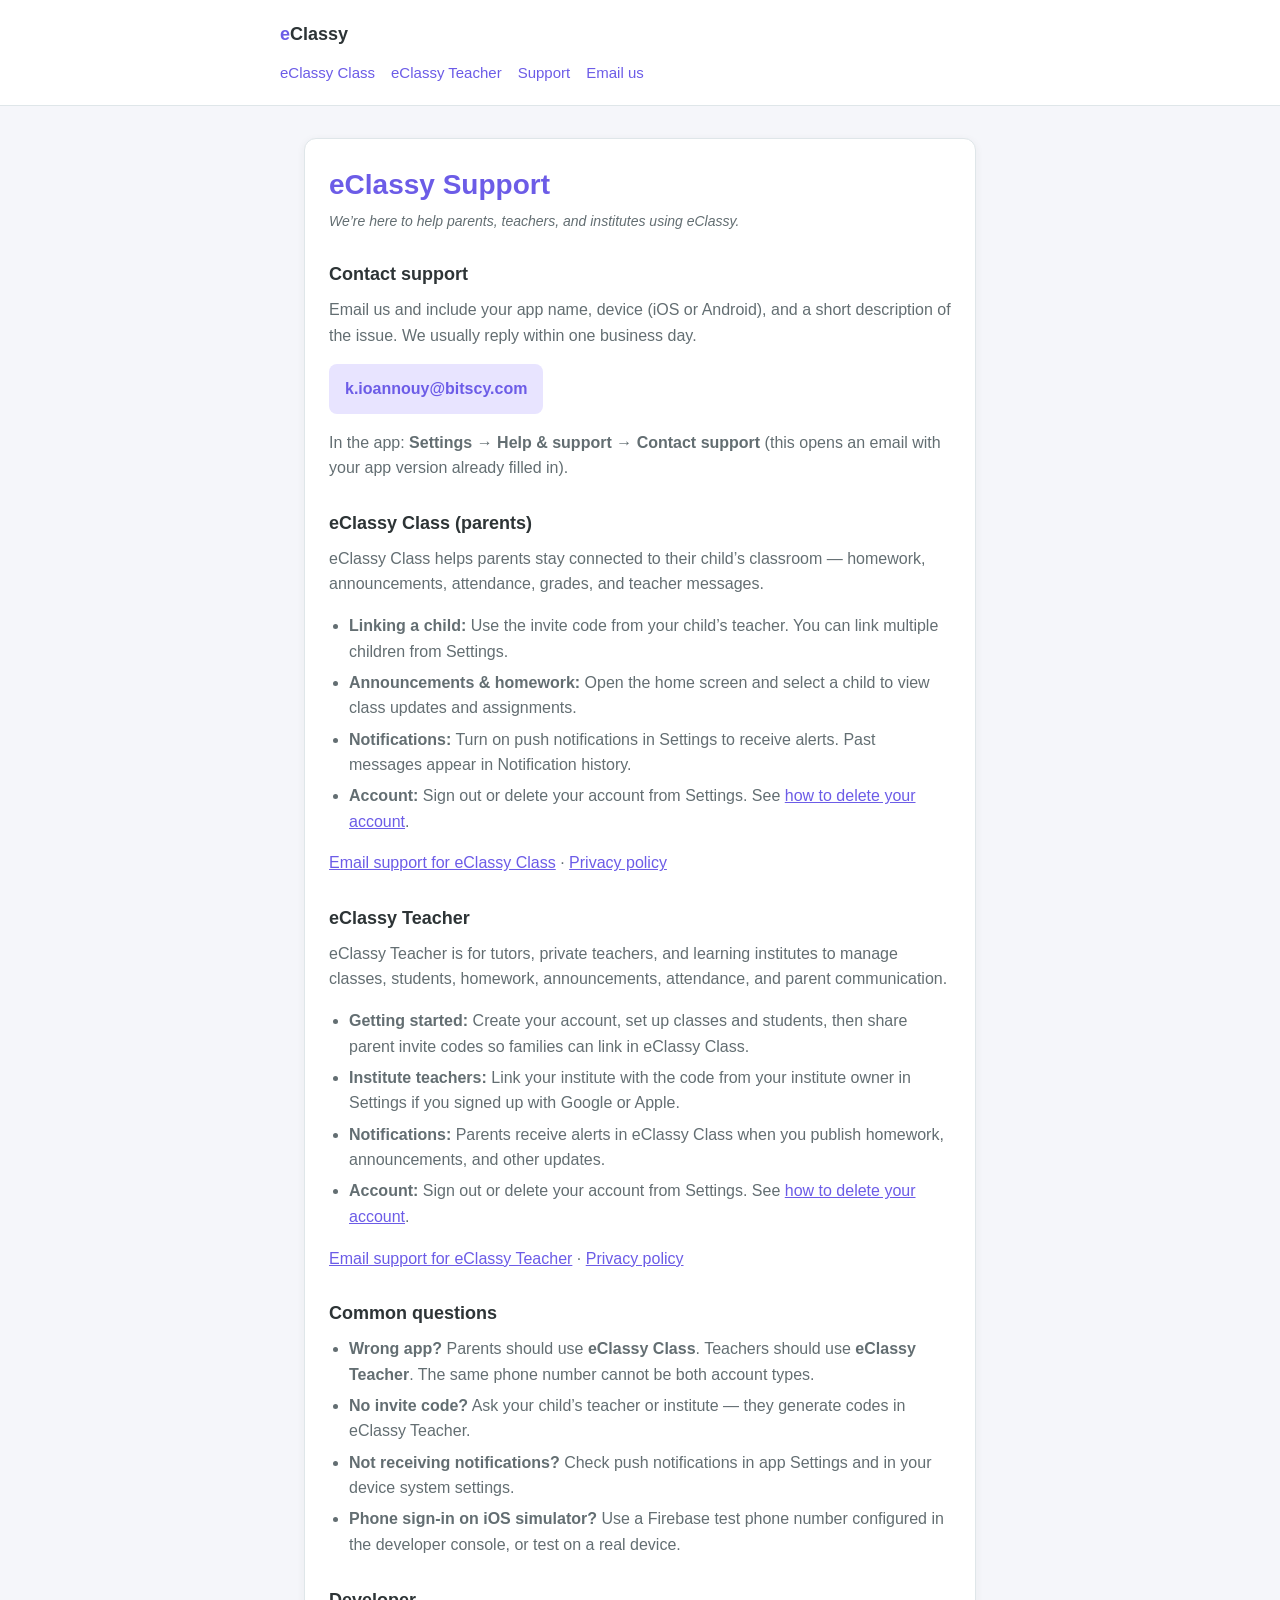
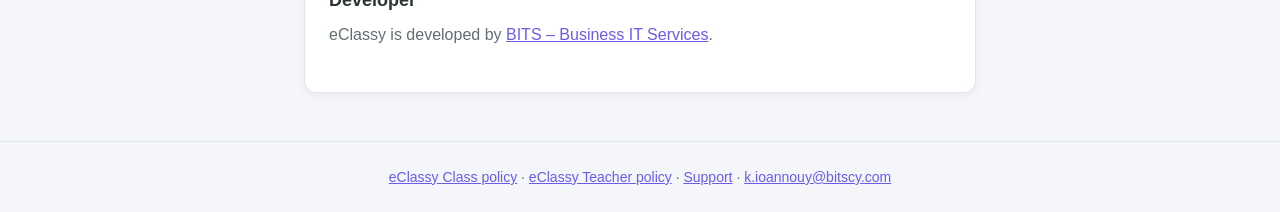
<file: support.html>
<!DOCTYPE html>
<html lang="en">
<head>
  <meta charset="utf-8">
  <meta name="viewport" content="width=device-width, initial-scale=1">
  <title>eClassy – Support</title>
  <meta name="description" content="Help and support for eClassy Class and eClassy Teacher mobile apps.">
  <link rel="stylesheet" href="styles.css">
</head>
<body>
  <header>
    <div class="wrap">
      <a class="brand" href="index.html">e<span>Classy</span></a>
      <nav>
        <a href="class.html">eClassy Class</a>
        <a href="teacher.html">eClassy Teacher</a>
        <a href="support.html">Support</a>
        <a href="mailto:k.ioannouy@bitscy.com?subject=eClassy%20%E2%80%93%20Support">Email us</a>
      </nav>
    </div>
  </header>

  <main class="wrap">
    <article class="card">
      <h1>eClassy Support</h1>
      <p class="updated">We’re here to help parents, teachers, and institutes using eClassy.</p>

      <h2>Contact support</h2>
      <p>
        Email us and include your app name, device (iOS or Android), and a short description
        of the issue. We usually reply within one business day.
      </p>
      <p>
        <a class="cta-link" href="mailto:k.ioannouy@bitscy.com?subject=eClassy%20%E2%80%93%20Support">k.ioannouy@bitscy.com</a>
      </p>
      <p>
        In the app: <strong>Settings → Help &amp; support → Contact support</strong>
        (this opens an email with your app version already filled in).
      </p>

      <h2>eClassy Class (parents)</h2>
      <p>
        eClassy Class helps parents stay connected to their child’s classroom — homework,
        announcements, attendance, grades, and teacher messages.
      </p>
      <ul>
        <li><strong>Linking a child:</strong> Use the invite code from your child’s teacher. You can link multiple children from Settings.</li>
        <li><strong>Announcements &amp; homework:</strong> Open the home screen and select a child to view class updates and assignments.</li>
        <li><strong>Notifications:</strong> Turn on push notifications in Settings to receive alerts. Past messages appear in Notification history.</li>
        <li><strong>Account:</strong> Sign out or delete your account from Settings. See <a href="class-delete.html">how to delete your account</a>.</li>
      </ul>
      <p>
        <a href="mailto:k.ioannouy@bitscy.com?subject=eClassy%20Class%20%E2%80%93%20Support">Email support for eClassy Class</a>
        · <a href="class.html">Privacy policy</a>
      </p>

      <h2>eClassy Teacher</h2>
      <p>
        eClassy Teacher is for tutors, private teachers, and learning institutes to manage
        classes, students, homework, announcements, attendance, and parent communication.
      </p>
      <ul>
        <li><strong>Getting started:</strong> Create your account, set up classes and students, then share parent invite codes so families can link in eClassy Class.</li>
        <li><strong>Institute teachers:</strong> Link your institute with the code from your institute owner in Settings if you signed up with Google or Apple.</li>
        <li><strong>Notifications:</strong> Parents receive alerts in eClassy Class when you publish homework, announcements, and other updates.</li>
        <li><strong>Account:</strong> Sign out or delete your account from Settings. See <a href="teacher-delete.html">how to delete your account</a>.</li>
      </ul>
      <p>
        <a href="mailto:k.ioannouy@bitscy.com?subject=eClassy%20Teacher%20%E2%80%93%20Support">Email support for eClassy Teacher</a>
        · <a href="teacher.html">Privacy policy</a>
      </p>

      <h2>Common questions</h2>
      <ul>
        <li><strong>Wrong app?</strong> Parents should use <strong>eClassy Class</strong>. Teachers should use <strong>eClassy Teacher</strong>. The same phone number cannot be both account types.</li>
        <li><strong>No invite code?</strong> Ask your child’s teacher or institute — they generate codes in eClassy Teacher.</li>
        <li><strong>Not receiving notifications?</strong> Check push notifications in app Settings and in your device system settings.</li>
        <li><strong>Phone sign-in on iOS simulator?</strong> Use a Firebase test phone number configured in the developer console, or test on a real device.</li>
      </ul>

      <h2>Developer</h2>
      <p>
        eClassy is developed by <a href="https://bitscy.com" rel="noopener noreferrer">BITS – Business IT Services</a>.
      </p>
    </article>
  </main>

  <footer>
    <div class="wrap">
      <a href="class.html">eClassy Class policy</a> ·
      <a href="teacher.html">eClassy Teacher policy</a> ·
      <a href="support.html">Support</a> ·
      <a href="mailto:k.ioannouy@bitscy.com">k.ioannouy@bitscy.com</a>
    </div>
  </footer>
</body>
</html>
</file>
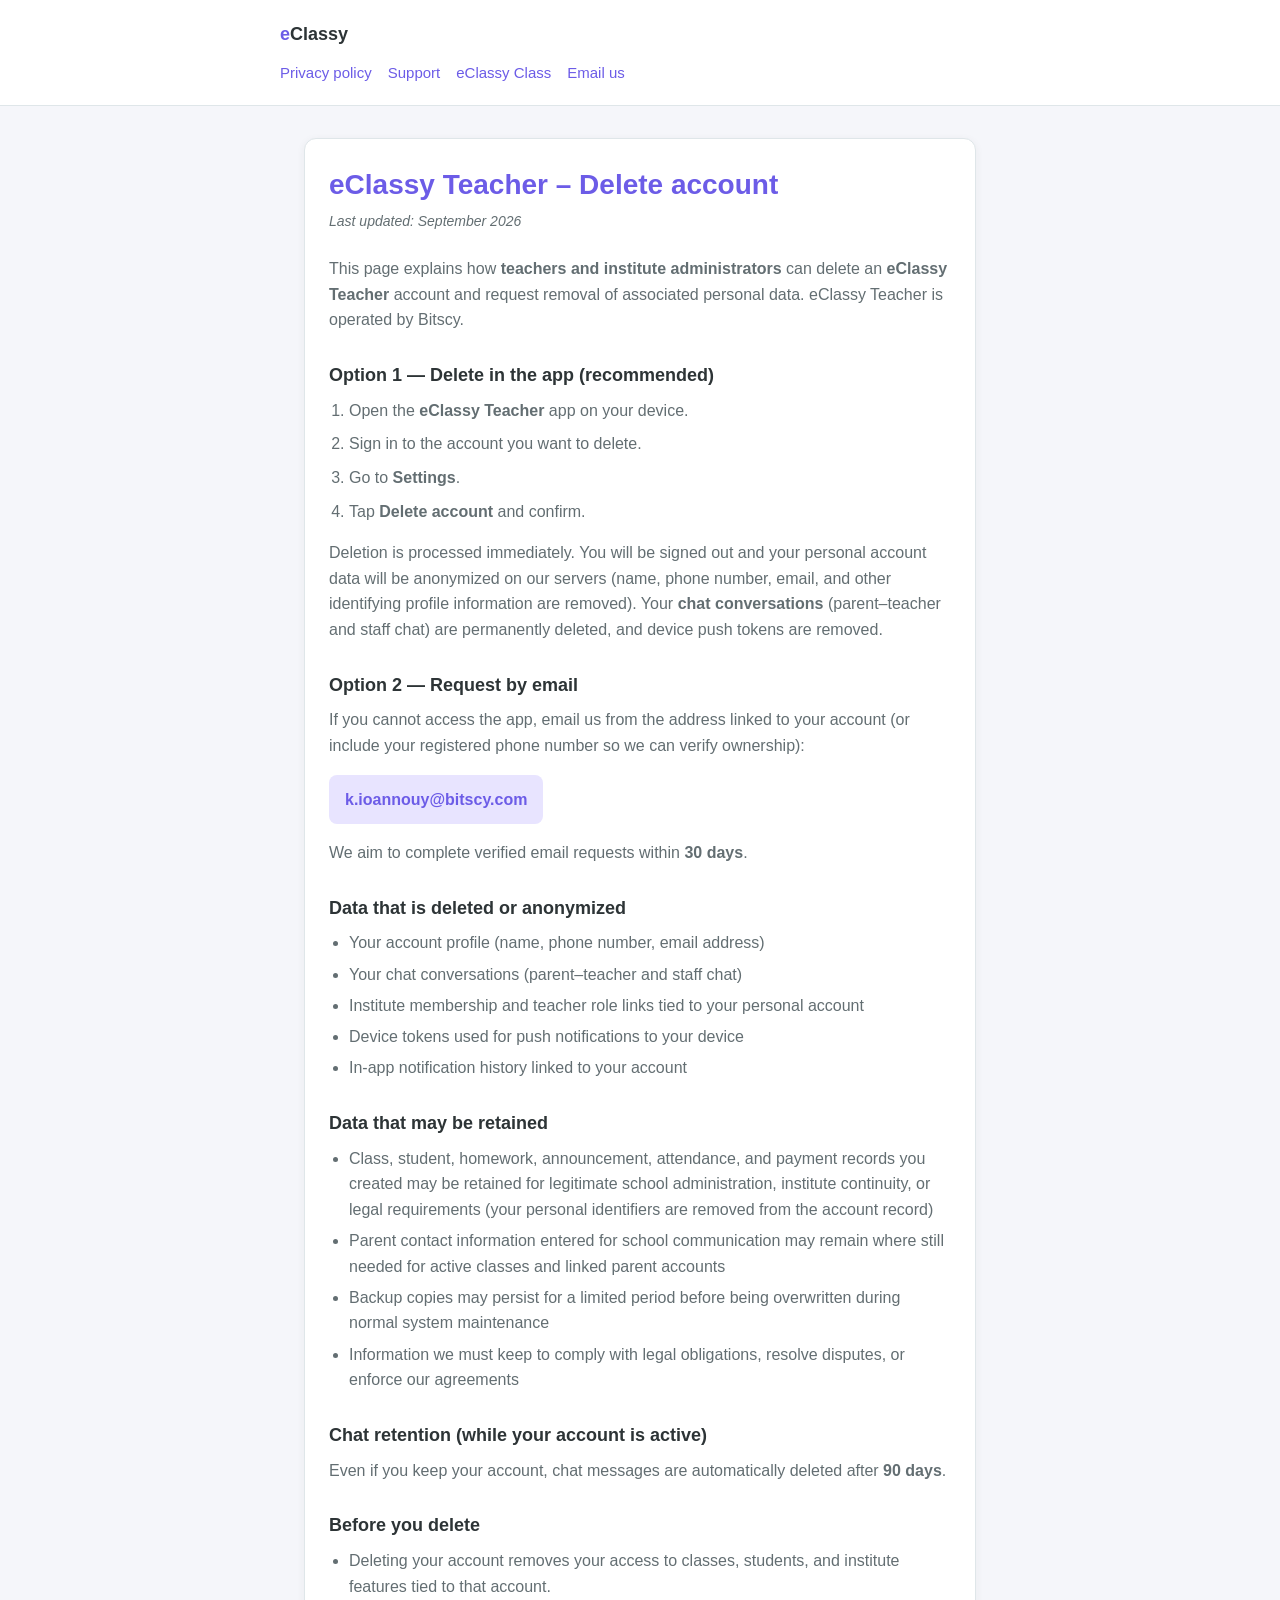
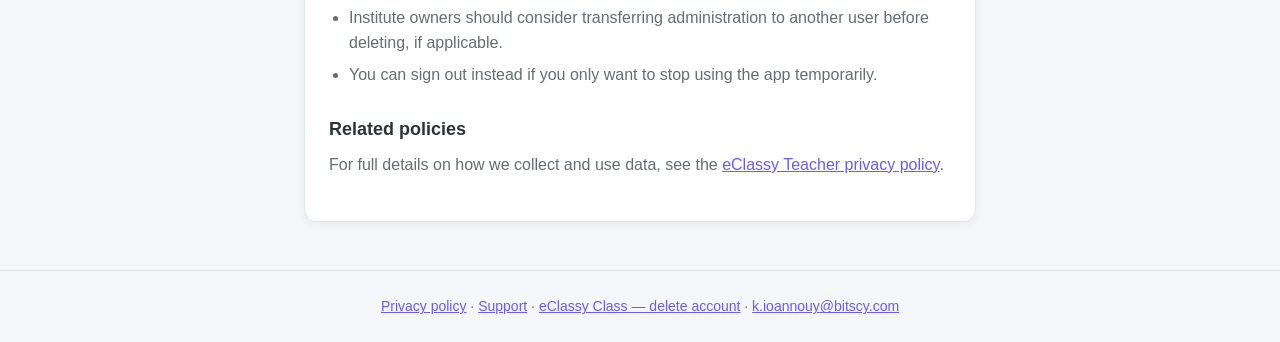
<file: teacher-delete.html>
<!DOCTYPE html>
<html lang="en">
<head>
  <meta charset="utf-8">
  <meta name="viewport" content="width=device-width, initial-scale=1">
  <title>eClassy Teacher – Delete account</title>
  <meta name="description" content="How to delete your eClassy Teacher account and associated personal data.">
  <link rel="stylesheet" href="styles.css">
</head>
<body>
  <header>
    <div class="wrap">
      <a class="brand" href="index.html">e<span>Classy</span></a>
      <nav>
        <a href="teacher.html">Privacy policy</a>
        <a href="support.html">Support</a>
        <a href="class-delete.html">eClassy Class</a>
        <a href="mailto:k.ioannouy@bitscy.com?subject=eClassy%20Teacher%20%E2%80%93%20Delete%20account">Email us</a>
      </nav>
    </div>
  </header>

  <main class="wrap">
    <article class="card">
      <h1>eClassy Teacher – Delete account</h1>
      <p class="updated">Last updated: September 2026</p>
      <p>
        This page explains how <strong>teachers and institute administrators</strong> can
        delete an <strong>eClassy Teacher</strong> account and request removal of associated
        personal data. eClassy Teacher is operated by Bitscy.
      </p>

      <h2>Option 1 — Delete in the app (recommended)</h2>
      <ol>
        <li>Open the <strong>eClassy Teacher</strong> app on your device.</li>
        <li>Sign in to the account you want to delete.</li>
        <li>Go to <strong>Settings</strong>.</li>
        <li>Tap <strong>Delete account</strong> and confirm.</li>
      </ol>
      <p>
        Deletion is processed immediately. You will be signed out and your personal account
        data will be anonymized on our servers (name, phone number, email, and other
        identifying profile information are removed). Your <strong>chat conversations</strong>
        (parent–teacher and staff chat) are permanently deleted, and device push tokens are removed.
      </p>

      <h2>Option 2 — Request by email</h2>
      <p>
        If you cannot access the app, email us from the address linked to your account
        (or include your registered phone number so we can verify ownership):
      </p>
      <p>
        <a class="cta-link" href="mailto:k.ioannouy@bitscy.com?subject=eClassy%20Teacher%20%E2%80%93%20Delete%20account&amp;body=Please%20delete%20my%20eClassy%20Teacher%20account.%0A%0ARegistered%20phone%20number%3A%20%0A%0AReason%20(optional)%3A%20">
          k.ioannouy@bitscy.com
        </a>
      </p>
      <p>
        We aim to complete verified email requests within <strong>30 days</strong>.
      </p>

      <h2>Data that is deleted or anonymized</h2>
      <ul>
        <li>Your account profile (name, phone number, email address)</li>
        <li>Your chat conversations (parent–teacher and staff chat)</li>
        <li>Institute membership and teacher role links tied to your personal account</li>
        <li>Device tokens used for push notifications to your device</li>
        <li>In-app notification history linked to your account</li>
      </ul>

      <h2>Data that may be retained</h2>
      <ul>
        <li>
          Class, student, homework, announcement, attendance, and payment records you created
          may be retained for legitimate school administration, institute continuity, or legal
          requirements (your personal identifiers are removed from the account record)
        </li>
        <li>
          Parent contact information entered for school communication may remain where still
          needed for active classes and linked parent accounts
        </li>
        <li>
          Backup copies may persist for a limited period before being overwritten during
          normal system maintenance
        </li>
        <li>
          Information we must keep to comply with legal obligations, resolve disputes, or
          enforce our agreements
        </li>
      </ul>

      <h2>Chat retention (while your account is active)</h2>
      <p>
        Even if you keep your account, chat messages are automatically deleted after
        <strong>90 days</strong>.
      </p>

      <h2>Before you delete</h2>
      <ul>
        <li>Deleting your account removes your access to classes, students, and institute features tied to that account.</li>
        <li>Institute owners should consider transferring administration to another user before deleting, if applicable.</li>
        <li>You can sign out instead if you only want to stop using the app temporarily.</li>
      </ul>

      <h2>Related policies</h2>
      <p>
        For full details on how we collect and use data, see the
        <a href="teacher.html">eClassy Teacher privacy policy</a>.
      </p>
    </article>
  </main>

  <footer>
    <div class="wrap">
      <a href="teacher.html">Privacy policy</a> ·
      <a href="support.html">Support</a> ·
      <a href="class-delete.html">eClassy Class — delete account</a> ·
      <a href="mailto:k.ioannouy@bitscy.com">k.ioannouy@bitscy.com</a>
    </div>
  </footer>
</body>
</html>
</file>
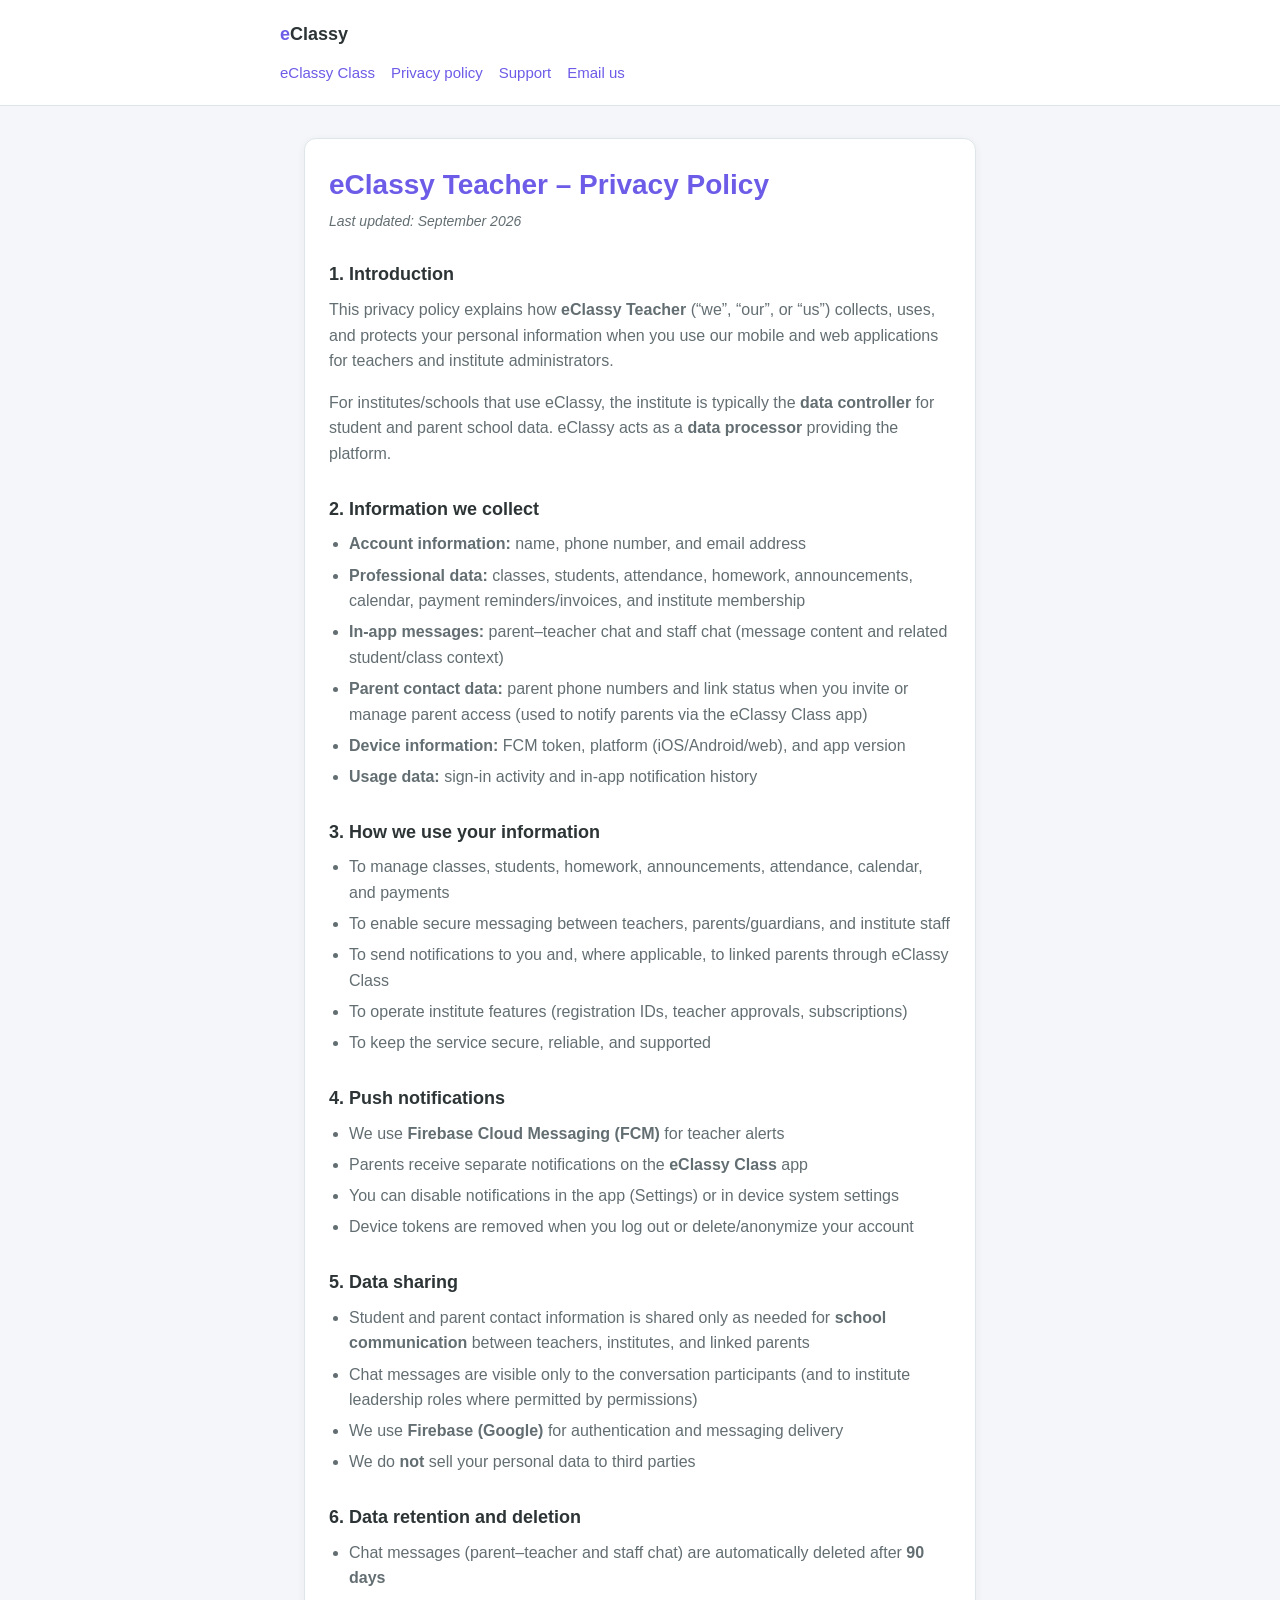
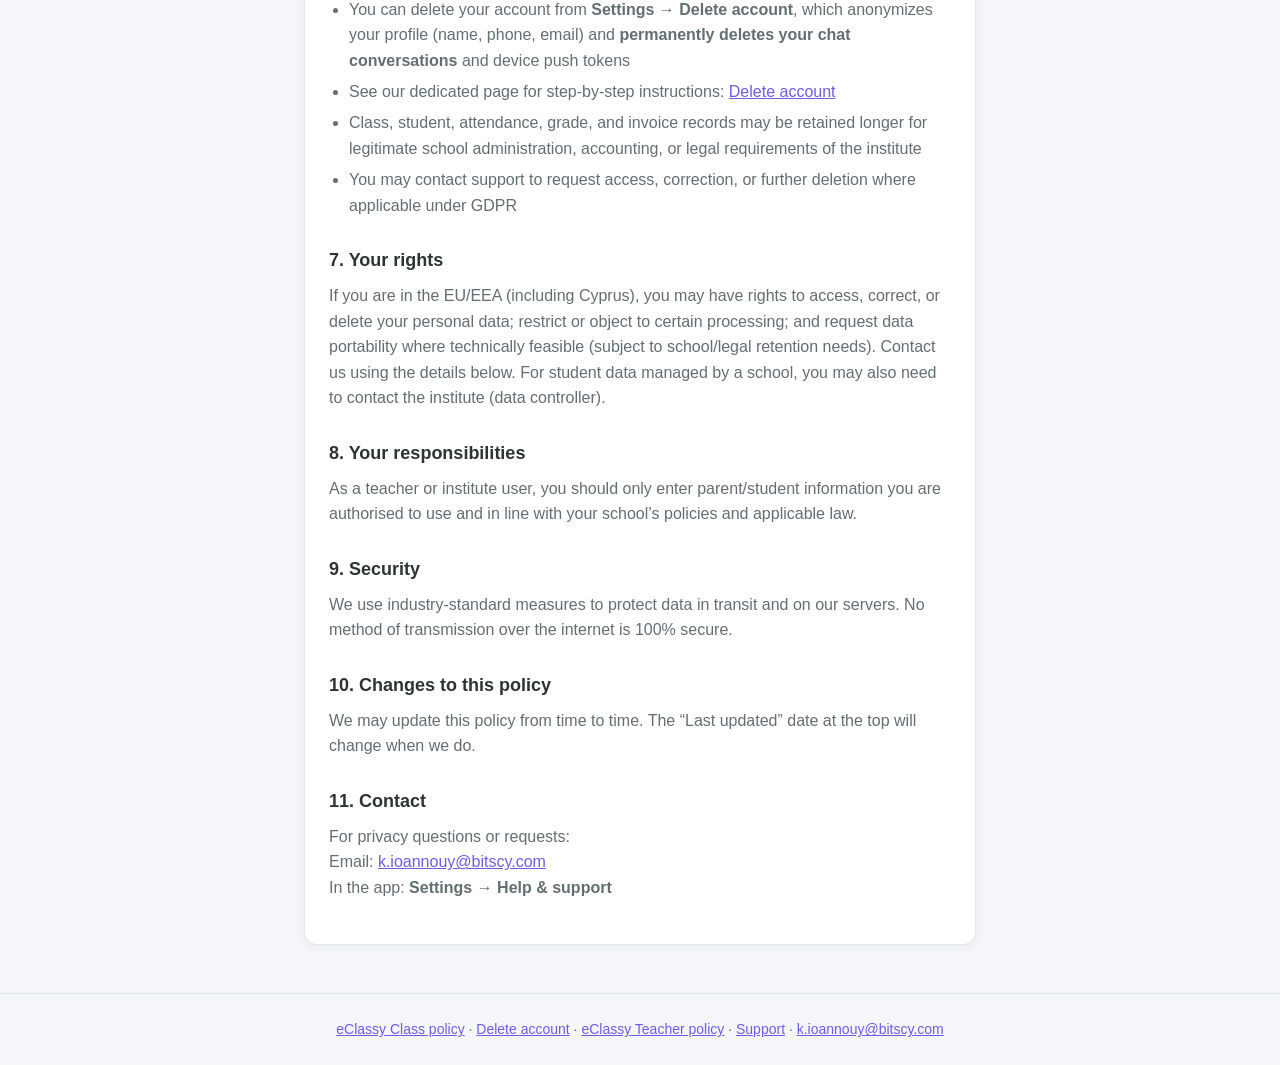
<file: teacher.html>
<!DOCTYPE html>
<html lang="en">
<head>
  <meta charset="utf-8">
  <meta name="viewport" content="width=device-width, initial-scale=1">
  <title>eClassy Teacher – Privacy Policy</title>
  <meta name="description" content="Privacy policy for the eClassy Teacher mobile application.">
  <link rel="stylesheet" href="styles.css">
</head>
<body>
  <header>
    <div class="wrap">
      <a class="brand" href="index.html">e<span>Classy</span></a>
      <nav>
        <a href="class.html">eClassy Class</a>
        <a href="teacher.html">Privacy policy</a>
        <a href="support.html">Support</a>
        <a href="mailto:k.ioannouy@bitscy.com?subject=eClassy%20Teacher%20%E2%80%93%20Privacy">Email us</a>
      </nav>
    </div>
  </header>

  <main class="wrap">
    <article class="card">
      <h1>eClassy Teacher – Privacy Policy</h1>
      <p class="updated">Last updated: September 2026</p>

      <h2>1. Introduction</h2>
      <p>
        This privacy policy explains how <strong>eClassy Teacher</strong> (“we”, “our”, or “us”)
        collects, uses, and protects your personal information when you use our mobile and web
        applications for teachers and institute administrators.
      </p>
      <p>
        For institutes/schools that use eClassy, the institute is typically the
        <strong>data controller</strong> for student and parent school data. eClassy acts as a
        <strong>data processor</strong> providing the platform.
      </p>

      <h2>2. Information we collect</h2>
      <ul>
        <li><strong>Account information:</strong> name, phone number, and email address</li>
        <li><strong>Professional data:</strong> classes, students, attendance, homework, announcements, calendar, payment reminders/invoices, and institute membership</li>
        <li><strong>In-app messages:</strong> parent–teacher chat and staff chat (message content and related student/class context)</li>
        <li><strong>Parent contact data:</strong> parent phone numbers and link status when you invite or manage parent access (used to notify parents via the eClassy Class app)</li>
        <li><strong>Device information:</strong> FCM token, platform (iOS/Android/web), and app version</li>
        <li><strong>Usage data:</strong> sign-in activity and in-app notification history</li>
      </ul>

      <h2>3. How we use your information</h2>
      <ul>
        <li>To manage classes, students, homework, announcements, attendance, calendar, and payments</li>
        <li>To enable secure messaging between teachers, parents/guardians, and institute staff</li>
        <li>To send notifications to you and, where applicable, to linked parents through eClassy Class</li>
        <li>To operate institute features (registration IDs, teacher approvals, subscriptions)</li>
        <li>To keep the service secure, reliable, and supported</li>
      </ul>

      <h2>4. Push notifications</h2>
      <ul>
        <li>We use <strong>Firebase Cloud Messaging (FCM)</strong> for teacher alerts</li>
        <li>Parents receive separate notifications on the <strong>eClassy Class</strong> app</li>
        <li>You can disable notifications in the app (Settings) or in device system settings</li>
        <li>Device tokens are removed when you log out or delete/anonymize your account</li>
      </ul>

      <h2>5. Data sharing</h2>
      <ul>
        <li>Student and parent contact information is shared only as needed for <strong>school communication</strong> between teachers, institutes, and linked parents</li>
        <li>Chat messages are visible only to the conversation participants (and to institute leadership roles where permitted by permissions)</li>
        <li>We use <strong>Firebase (Google)</strong> for authentication and messaging delivery</li>
        <li>We do <strong>not</strong> sell your personal data to third parties</li>
      </ul>

      <h2>6. Data retention and deletion</h2>
      <ul>
        <li>Chat messages (parent–teacher and staff chat) are automatically deleted after <strong>90 days</strong></li>
        <li>You can delete your account from <strong>Settings → Delete account</strong>, which anonymizes your profile (name, phone, email) and <strong>permanently deletes your chat conversations</strong> and device push tokens</li>
        <li>See our dedicated page for step-by-step instructions: <a href="teacher-delete.html">Delete account</a></li>
        <li>Class, student, attendance, grade, and invoice records may be retained longer for legitimate school administration, accounting, or legal requirements of the institute</li>
        <li>You may contact support to request access, correction, or further deletion where applicable under GDPR</li>
      </ul>

      <h2>7. Your rights</h2>
      <p>
        If you are in the EU/EEA (including Cyprus), you may have rights to access, correct, or
        delete your personal data; restrict or object to certain processing; and request data
        portability where technically feasible (subject to school/legal retention needs).
        Contact us using the details below. For student data managed by a school, you may also
        need to contact the institute (data controller).
      </p>

      <h2>8. Your responsibilities</h2>
      <p>
        As a teacher or institute user, you should only enter parent/student information you
        are authorised to use and in line with your school’s policies and applicable law.
      </p>

      <h2>9. Security</h2>
      <p>
        We use industry-standard measures to protect data in transit and on our servers.
        No method of transmission over the internet is 100% secure.
      </p>

      <h2>10. Changes to this policy</h2>
      <p>
        We may update this policy from time to time. The “Last updated” date at the top
        will change when we do.
      </p>

      <h2>11. Contact</h2>
      <p>
        For privacy questions or requests:<br>
        Email: <a href="mailto:k.ioannouy@bitscy.com?subject=eClassy%20Teacher%20%E2%80%93%20Privacy">k.ioannouy@bitscy.com</a><br>
        In the app: <strong>Settings → Help &amp; support</strong>
      </p>
    </article>
  </main>

  <footer>
    <div class="wrap">
      <a href="class.html">eClassy Class policy</a> ·
      <a href="teacher-delete.html">Delete account</a> ·
      <a href="teacher.html">eClassy Teacher policy</a> ·
      <a href="support.html">Support</a> ·
      <a href="mailto:k.ioannouy@bitscy.com">k.ioannouy@bitscy.com</a>
    </div>
  </footer>
</body>
</html>
</file>
<file: styles.css>
:root {
  --bg: #f5f6fa;
  --card: #ffffff;
  --text: #2d3436;
  --muted: #636e72;
  --purple: #6c5ce7;
  --purple-light: #e8e4ff;
  --border: #dfe6e9;
  --max: 720px;
}

* {
  box-sizing: border-box;
}

body {
  margin: 0;
  font-family: -apple-system, BlinkMacSystemFont, "Segoe UI", Roboto, Helvetica, Arial, sans-serif;
  font-size: 16px;
  line-height: 1.6;
  color: var(--text);
  background: var(--bg);
}

header {
  background: var(--card);
  border-bottom: 1px solid var(--border);
  padding: 1.25rem 1.5rem;
}

header .wrap,
main.wrap,
footer .wrap {
  max-width: var(--max);
  margin: 0 auto;
}

.brand {
  font-size: 1.125rem;
  font-weight: 700;
  color: var(--purple);
  text-decoration: none;
}

.brand span {
  color: var(--text);
  font-weight: 600;
}

nav {
  margin-top: 0.75rem;
  display: flex;
  flex-wrap: wrap;
  gap: 0.5rem 1rem;
}

nav a {
  color: var(--purple);
  text-decoration: none;
  font-size: 0.9375rem;
  font-weight: 500;
}

nav a:hover {
  text-decoration: underline;
}

main {
  padding: 2rem 1.5rem 3rem;
}

.card {
  background: var(--card);
  border: 1px solid var(--border);
  border-radius: 12px;
  padding: 1.75rem 1.5rem;
  box-shadow: 0 2px 8px rgba(45, 52, 54, 0.06);
}

h1 {
  margin: 0 0 0.5rem;
  font-size: 1.75rem;
  line-height: 1.25;
  color: var(--purple);
}

.updated {
  margin: 0 0 1.5rem;
  font-size: 0.875rem;
  color: var(--muted);
  font-style: italic;
}

h2 {
  margin: 1.75rem 0 0.5rem;
  font-size: 1.125rem;
  color: var(--text);
}

p {
  margin: 0 0 1rem;
  color: var(--muted);
}

ul {
  margin: 0 0 1rem;
  padding-left: 1.25rem;
  color: var(--muted);
}

li {
  margin-bottom: 0.35rem;
}

ol {
  margin: 0 0 1rem;
  padding-left: 1.25rem;
  color: var(--muted);
}

ol li {
  margin-bottom: 0.5rem;
}

.cta-link {
  display: inline-block;
  padding: 0.75rem 1rem;
  background: var(--purple-light);
  border-radius: 8px;
  text-decoration: none;
  font-weight: 600;
}

a {
  color: var(--purple);
}

footer {
  border-top: 1px solid var(--border);
  padding: 1.5rem;
  font-size: 0.875rem;
  color: var(--muted);
  text-align: center;
}

.hero-links {
  display: grid;
  gap: 1rem;
  margin-top: 1.5rem;
}

.hero-links a {
  display: block;
  padding: 1rem 1.25rem;
  background: var(--purple-light);
  border-radius: 10px;
  text-decoration: none;
  font-weight: 600;
  color: var(--purple);
}

.hero-links a small {
  display: block;
  font-weight: 400;
  color: var(--muted);
  margin-top: 0.25rem;
}

@media (min-width: 600px) {
  .hero-links {
    grid-template-columns: 1fr 1fr;
  }
}
</file>
